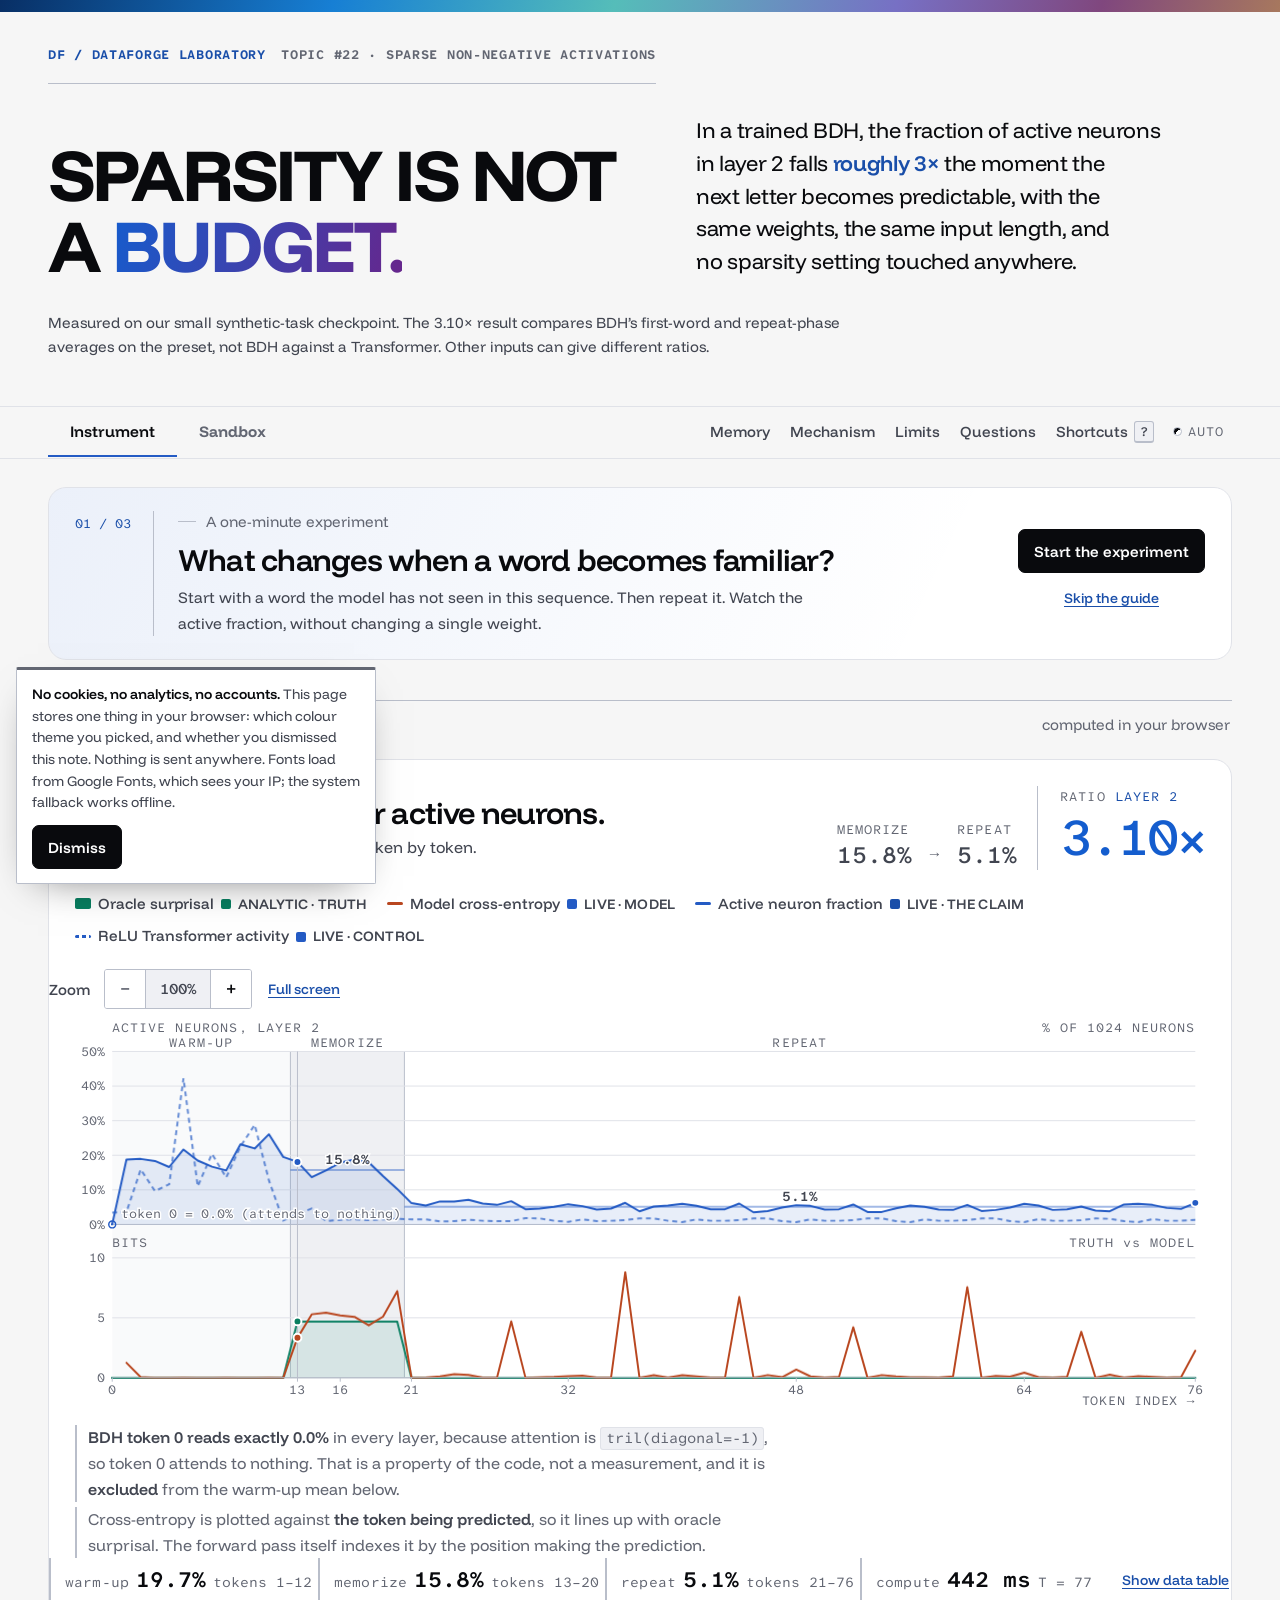
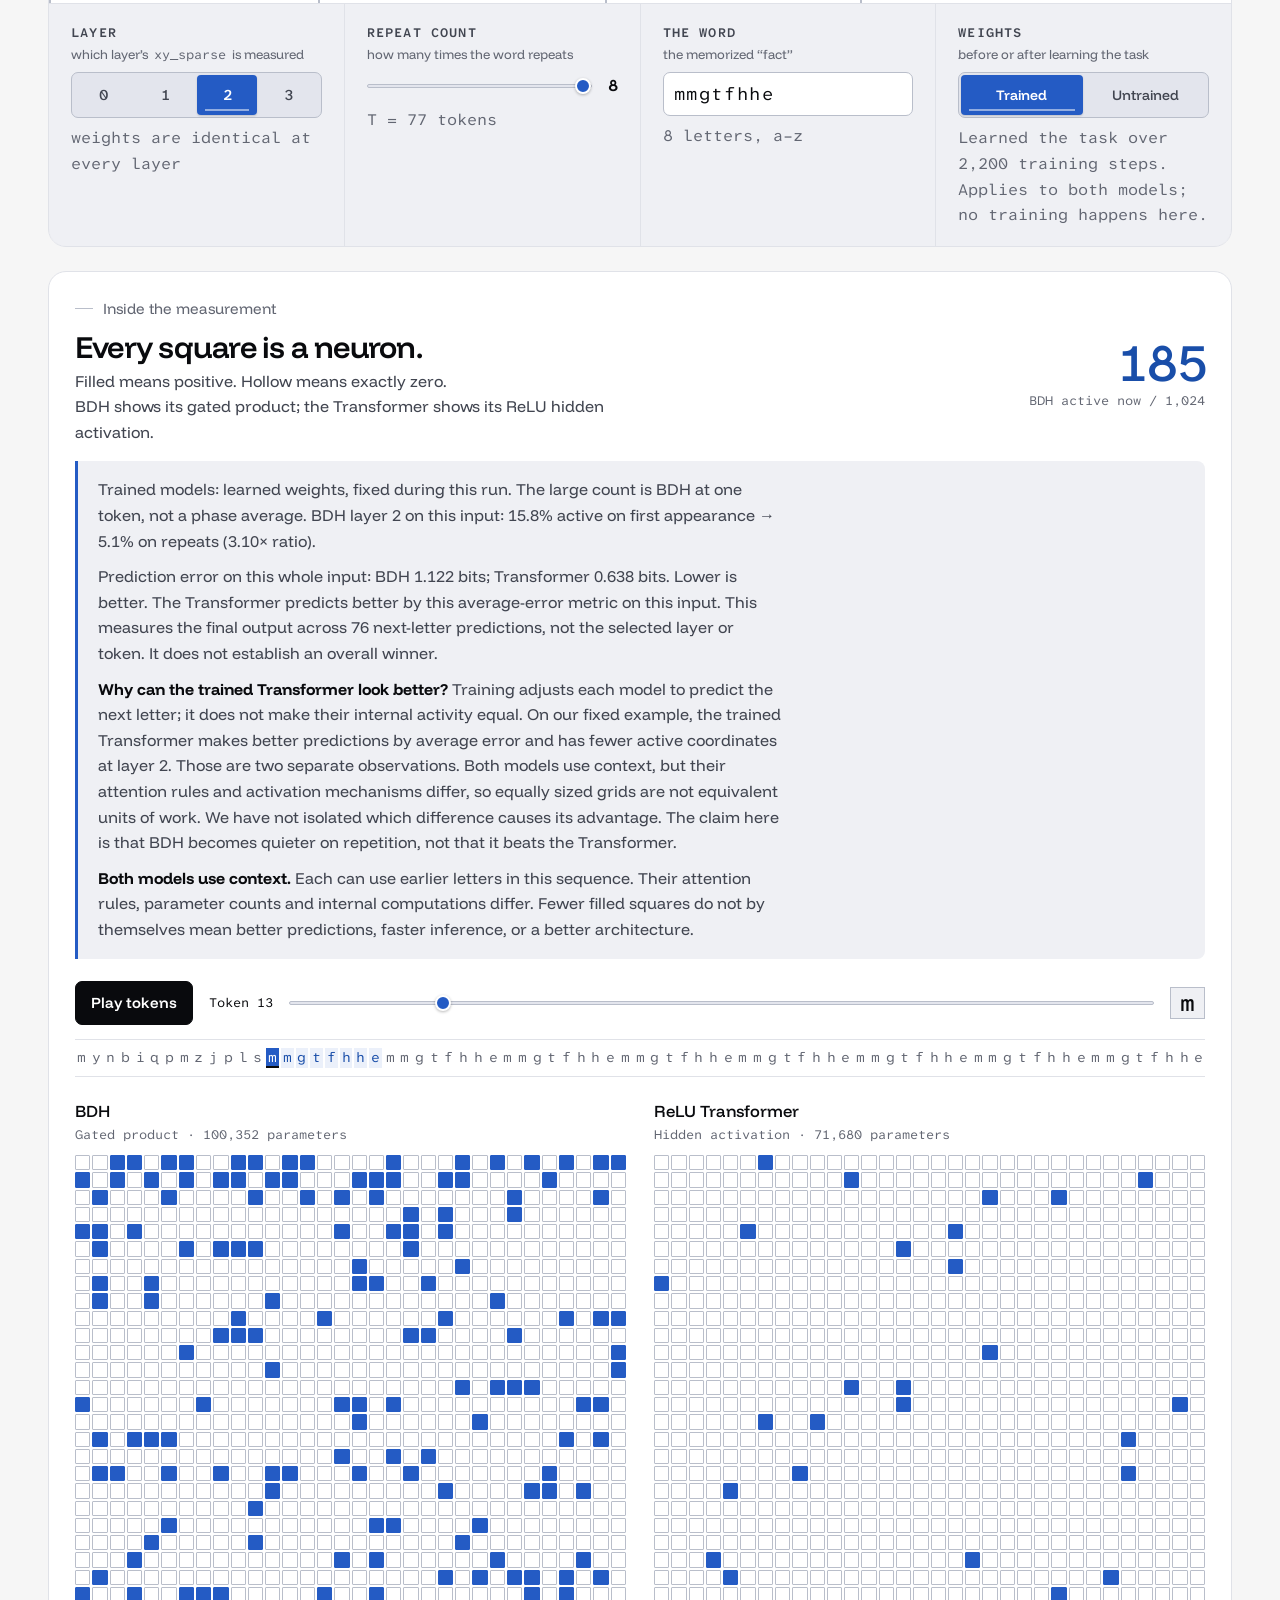
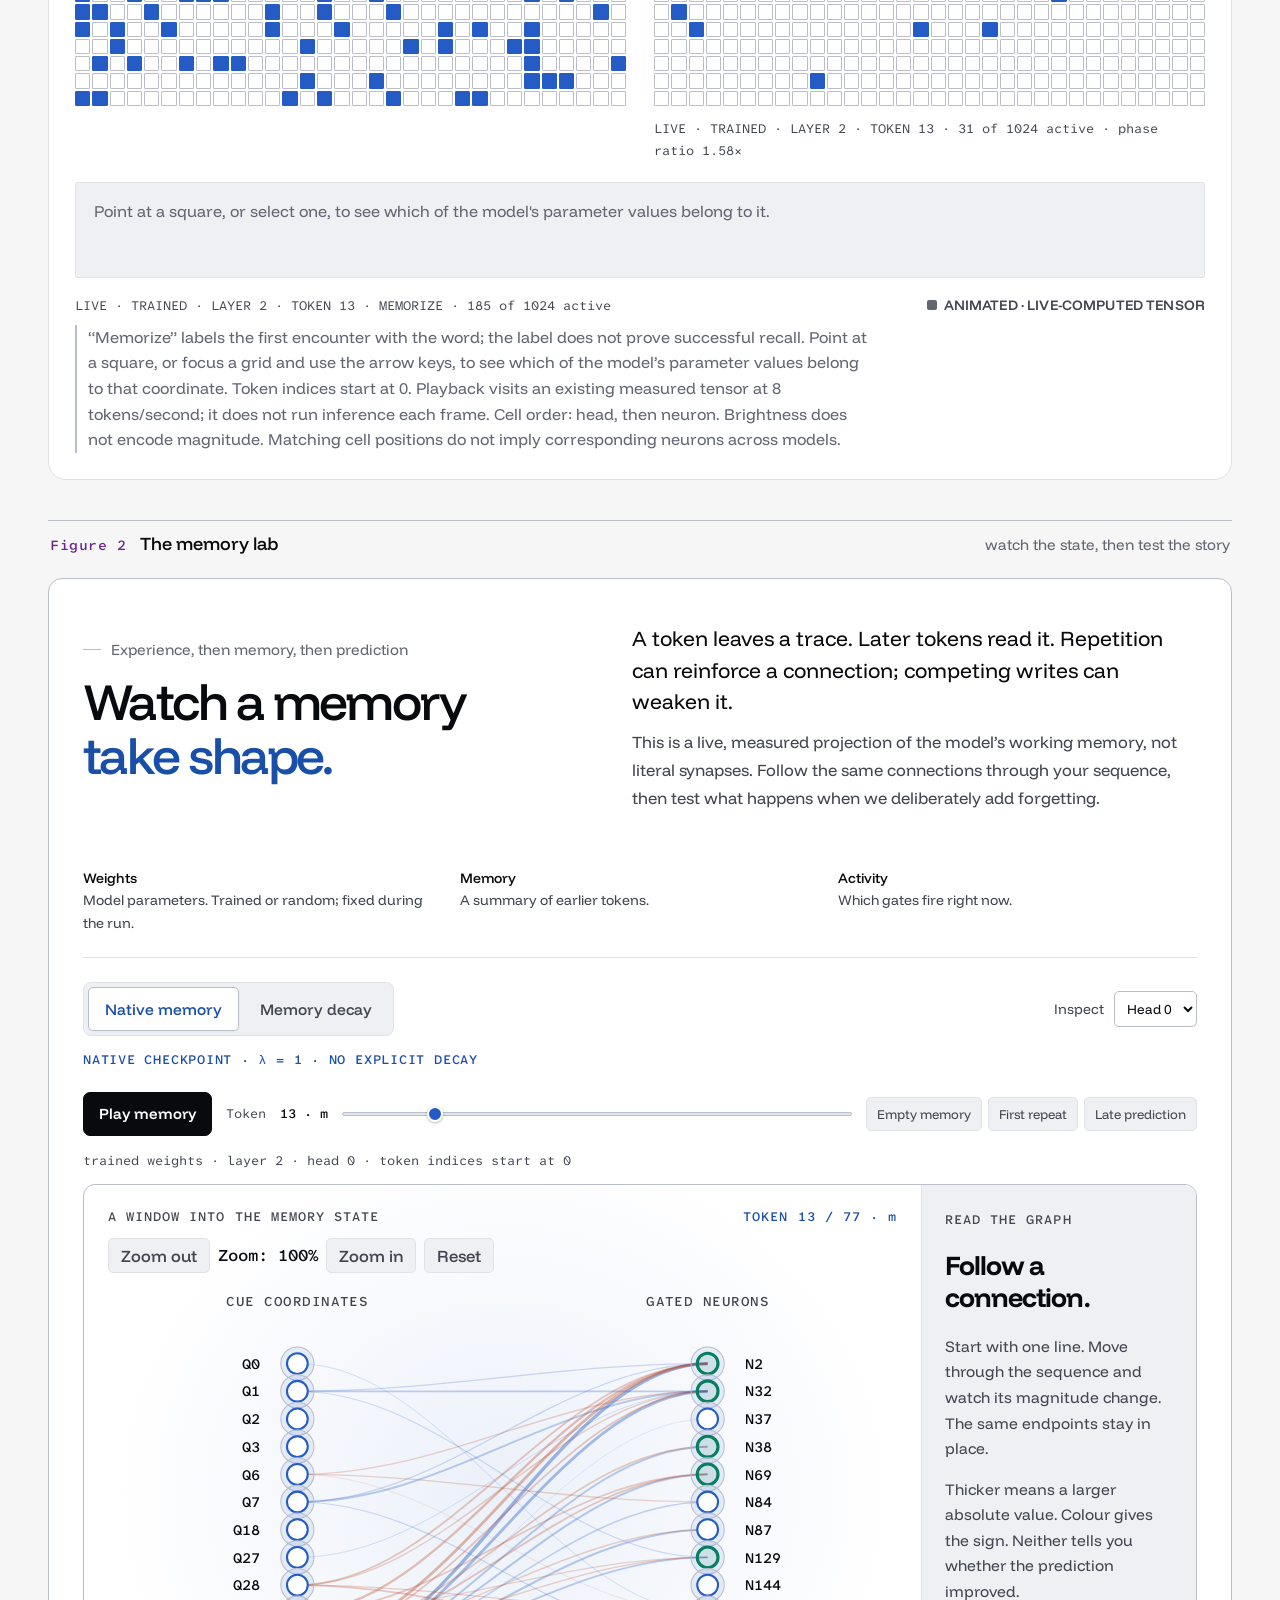
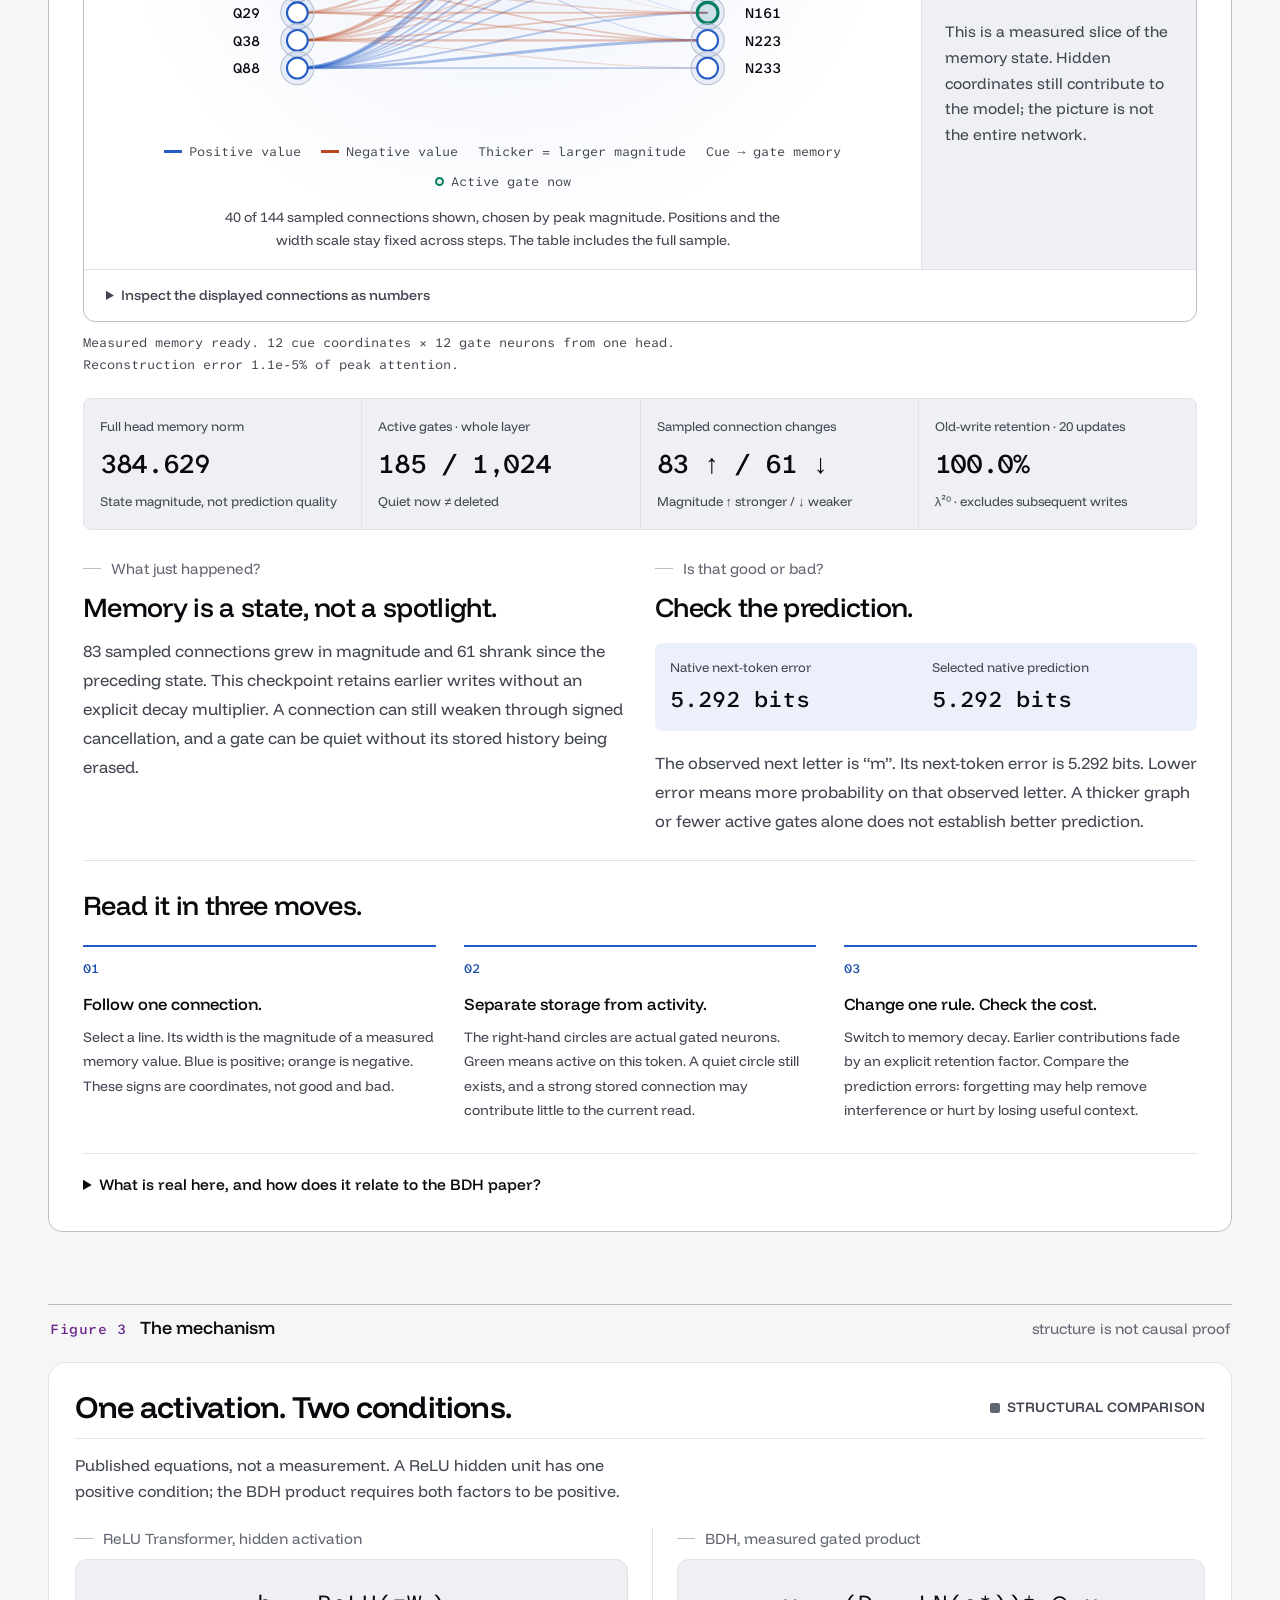
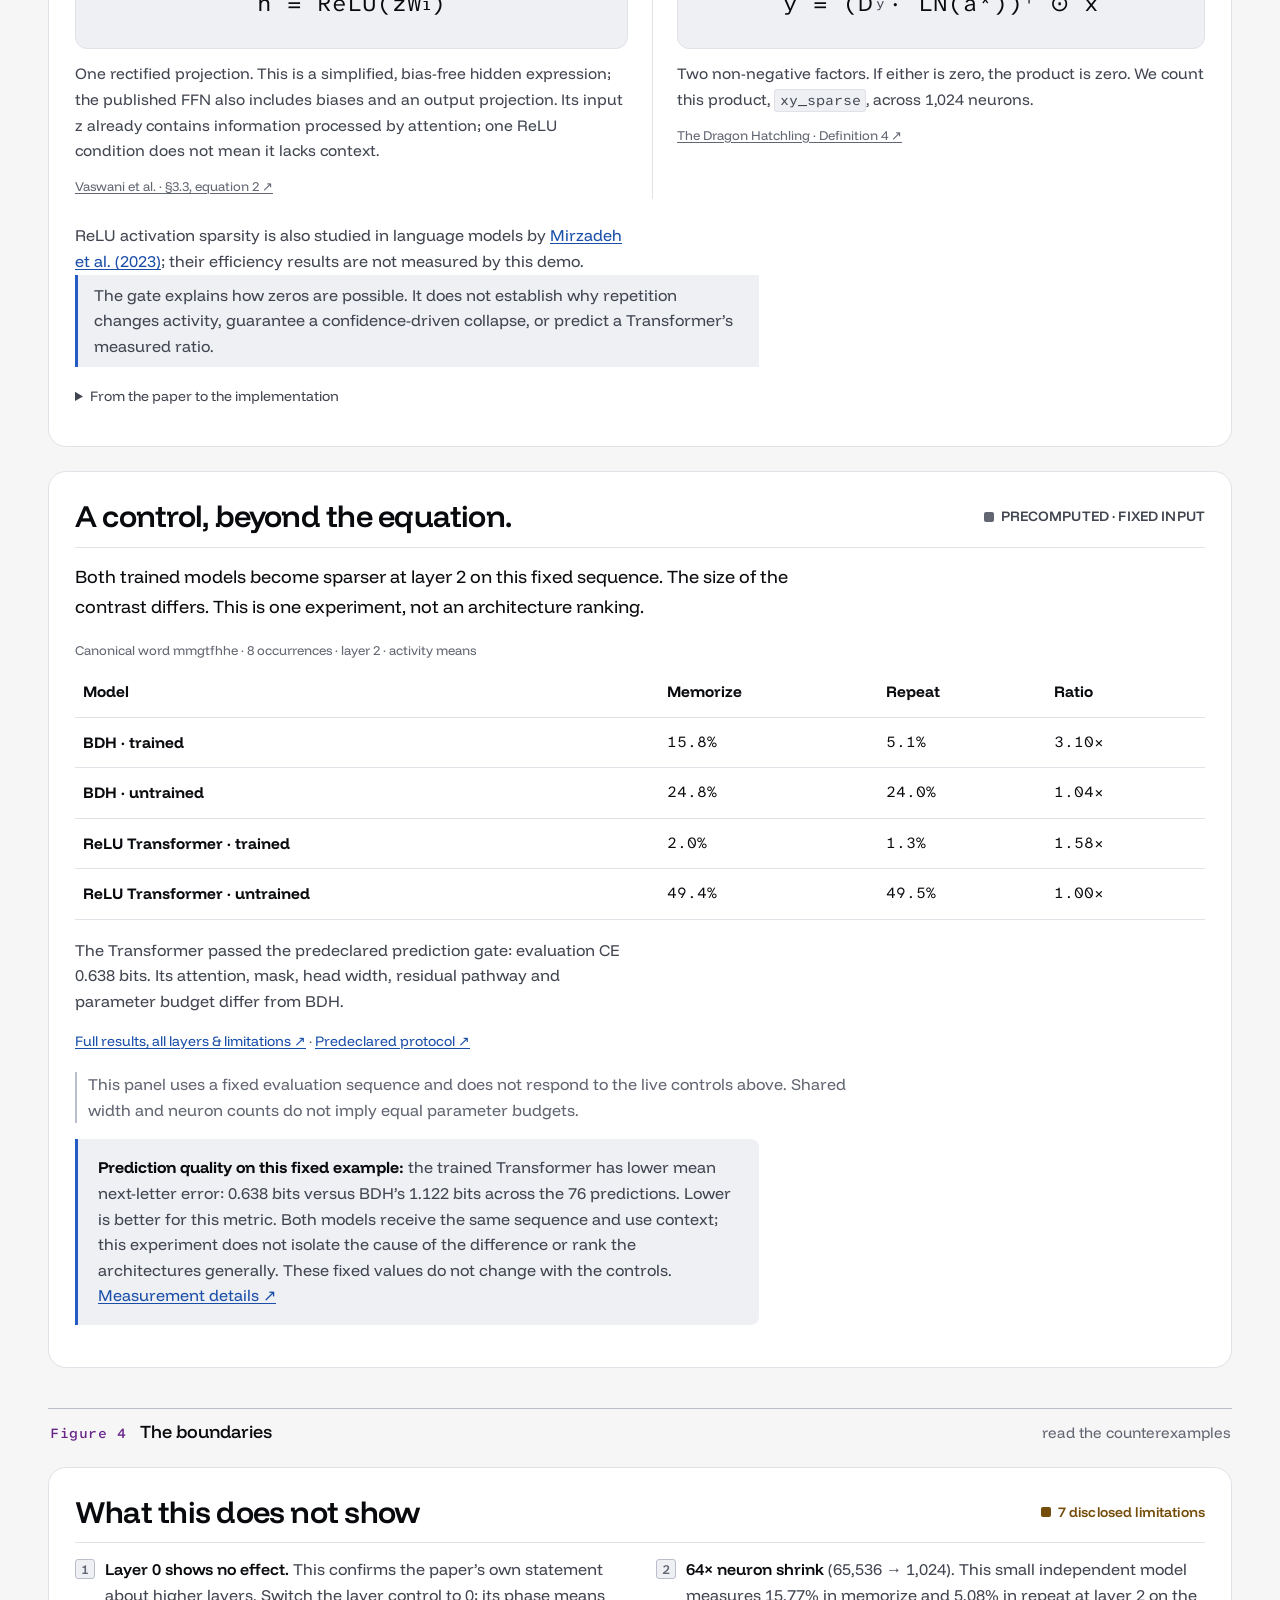
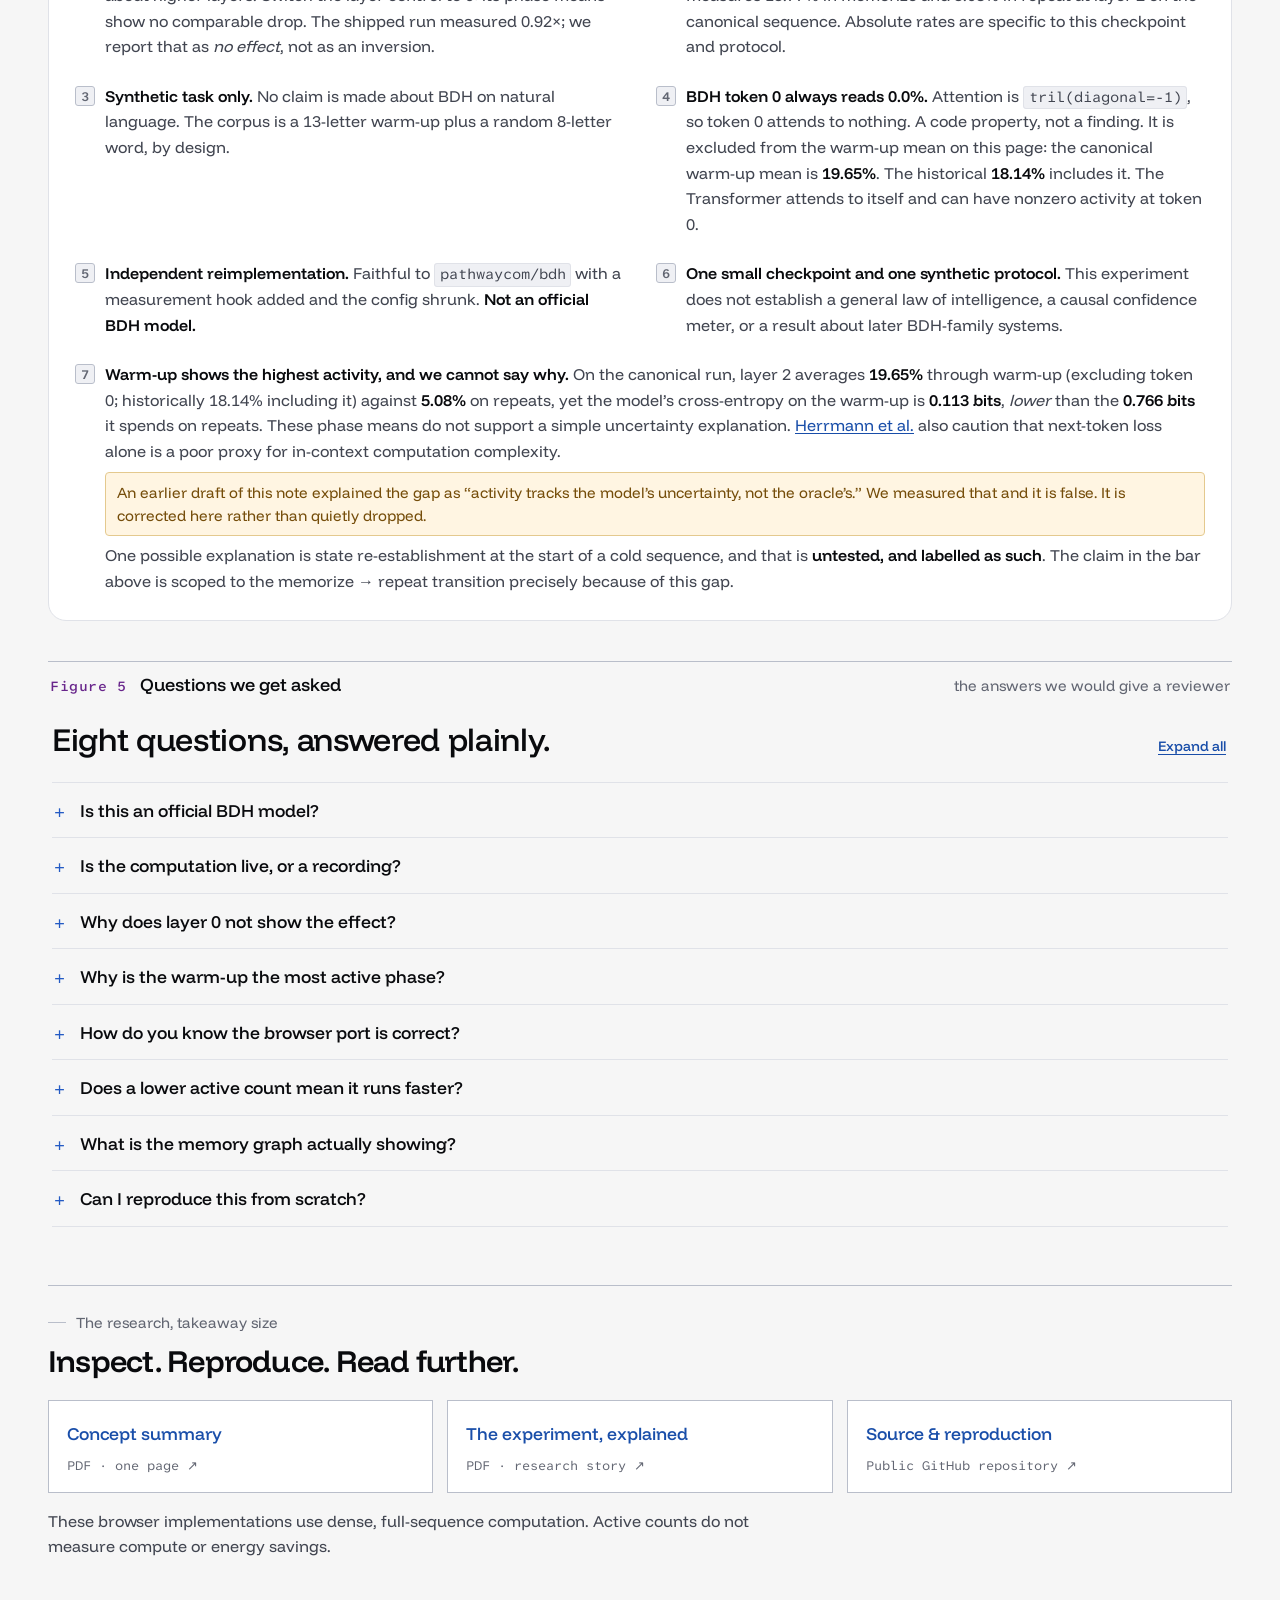
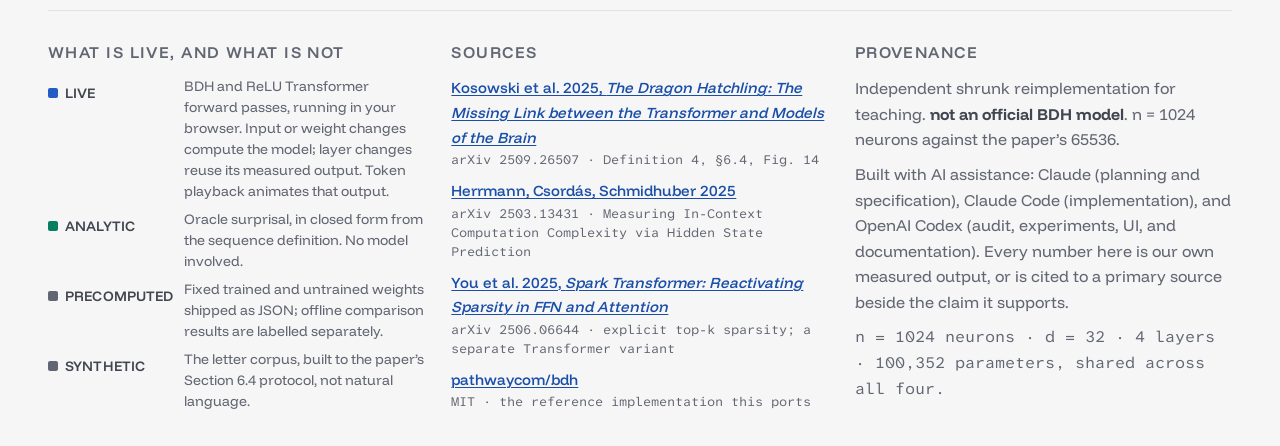
<file: repo/index.html>
<!doctype html>
<html lang="en">
  <head>
    <meta charset="utf-8" />
    <meta name="viewport" content="width=device-width, initial-scale=1" />
    <title>Sparsity Is Not a Budget</title>
    <link rel="icon" href="favicon.svg" type="image/svg+xml" />
    <meta
      name="description"
      content="An interactive instrument: watch a trained BDH's active-neuron count collapse when the next letter becomes predictable. Live forward pass, no backend."
    />
    <meta name="color-scheme" content="light dark" />
    <meta name="theme-color" content="#f6f6f6" />

    <!-- Link preview. og-preview.png is generated by scripts/build_og_image.py -->
    <meta property="og:type" content="website" />
    <meta property="og:site_name" content="DataForge laboratory" />
    <meta property="og:title" content="Sparsity Is Not a Budget" />
    <meta
      property="og:description"
      content="In a trained BDH, the fraction of active neurons in layer 2 falls roughly 3x the moment the next letter becomes predictable. Same weights, same input length, no sparsity setting touched."
    />
    <meta property="og:image" content="og-preview.png" />
    <meta property="og:image:width" content="1200" />
    <meta property="og:image:height" content="630" />
    <meta
      property="og:image:alt"
      content="Two plateaus on an activity curve: 15.77 percent while memorizing, 5.08 percent on repeats."
    />
    <meta name="twitter:card" content="summary_large_image" />
    <meta name="twitter:title" content="Sparsity Is Not a Budget" />
    <meta
      name="twitter:description"
      content="Change a real variable in a trained BDH and watch the active-neuron fraction react. Live in the browser, no sign-in."
    />
    <meta name="twitter:image" content="og-preview.png" />

    <link rel="preconnect" href="https://fonts.googleapis.com" />
    <link rel="preconnect" href="https://fonts.gstatic.com" crossorigin />
    <link
      rel="stylesheet"
      href="https://fonts.googleapis.com/css2?family=Atkinson+Hyperlegible+Mono:wght@400;500;600&amp;family=Funnel+Display:wght@400;500;600;700;800&amp;display=swap"
    />
    <link rel="stylesheet" href="style.css" />
    <link rel="stylesheet" href="graph-view.css" />
    <link rel="stylesheet" href="memory-lab.css" />
    <link rel="stylesheet" href="ui.css" />
  </head>
  <body>
    <a class="skip-link" href="#chartPanel">Skip to the instrument</a>

    <!-- ============================ 1. CLAIM BAR (sticky) ==================== -->
    <header class="claim" id="claimBar">
      <div class="claim__inner">
        <p class="claim__eyebrow">
          <span class="eyebrow__site">DF / DataForge laboratory</span>
          <span class="eyebrow__topic"
            >Topic&nbsp;#22 &middot; Sparse Non-Negative Activations</span
          >
        </p>
        <p class="hero-title">Sparsity is not<br />a <em>budget.</em></p>
        <h1 class="claim__text" id="claimText">
          In a trained BDH, the fraction of active neurons in layer&nbsp;2 falls
          <strong>roughly 3&times;</strong> the moment the next letter becomes
          predictable, with the same weights, the same input length, and no
          sparsity setting touched anywhere.
        </h1>
        <p class="claim-scope">Measured on our small synthetic-task checkpoint. The 3.10× result compares BDH’s first-word and repeat-phase averages on the preset, not BDH against a Transformer. Other inputs can give different ratios.</p>
      </div>
    </header>

    <nav class="tabs" aria-label="Instrument navigation">
      <div class="tabs__inner">
        <div class="tabs__modes" role="tablist" aria-label="Experiment mode">
          <button
            class="tab is-active"
            id="tabInstrument"
            role="tab"
            aria-selected="true"
            aria-controls="chartPanel"
            type="button"
          >
            Instrument
          </button>
          <button
            class="tab"
            id="tabSandbox"
            role="tab"
            aria-selected="false"
            aria-controls="chartPanel"
            type="button"
          >
            Sandbox
          </button>
        </div>
        <span class="tabs__spacer"></span>
        <button
          class="navmenu-btn"
          id="navMenuBtn"
          type="button"
          aria-expanded="false"
          aria-controls="navUtil"
        >
          <span class="navmenu-btn__bars" aria-hidden="true"></span>
          <span id="navMenuLabel">Sections</span>
        </button>
        <div class="tabs__util" id="navUtil">
          <a class="navlink" href="#memoryLab">Memory</a
          ><a class="navlink" href="#mechanism">Mechanism</a
          ><a class="navlink" href="#limits">Limits</a
          ><a class="navlink" href="#faq">Questions</a>
          <button
            class="iconbtn"
            id="shortcutsBtn"
            type="button"
            aria-haspopup="dialog"
            title="Keyboard shortcuts"
          >
            Shortcuts <kbd>?</kbd>
          </button>
          <button
            class="theme-toggle"
            id="themeToggle"
            type="button"
            aria-label="Switch colour theme"
            title="Switch colour theme"
          >
            <span class="theme-toggle__dot" aria-hidden="true"></span
            ><span id="themeToggleLabel">Auto</span>
          </button>
        </div>
      </div>
      <div class="scrollprogress" aria-hidden="true">
        <i id="scrollProgressBar"></i>
      </div>
    </nav>

    <main>
      <section class="guide" id="guide" aria-labelledby="guideTitle">
        <div class="guide__index" id="guideIndex">01 / 03</div>
        <div class="guide__body">
          <p class="kicker">A one-minute experiment</p>
          <h2 id="guideTitle">What changes when a word becomes familiar?</h2>
          <p id="guideCopy">
            Start with a word the model has not seen in this sequence. Then
            repeat it. Watch the active fraction, without changing a single
            weight.
          </p>
        </div>
        <div class="guide__actions">
          <button class="primary-btn" id="guideNext" type="button">
            Start the experiment</button
          ><button class="linkbtn" id="guideDismiss" type="button">
            Skip the guide
          </button>
        </div>
      </section>
      <div class="section-label" id="instrument">
        <b>Figure 1</b><span>The instrument</span
        ><em>computed in your browser</em>
      </div>

      <!-- ======================= SANDBOX OFF-DISTRIBUTION BANNER =============== -->
      <div class="offdist" id="offdistBanner" hidden>
        <span class="badge badge--warn">OFF-DISTRIBUTION</span>
        <p>
          This model was trained only on the synthetic protocol above. Behaviour
          here is <strong>not evidence for or against the claim.</strong>
        </p>
      </div>

      <!-- ============================ 2. MAIN CHART ============================ -->
      <section class="panel panel--chart" id="chartPanel">
        <div class="figure__head">
          <div class="figure__titles">
            <h2 class="figure__title">
              A familiar word. Fewer active neurons.
            </h2>
            <p class="figure__sub" id="figureSub">
              One cycle of the Section&nbsp;6.4 protocol, token by token.
            </p>
          </div>
          <div class="readout" id="readout">
            <div class="readout__item">
              <span class="readout__label">Memorize</span>
              <span class="readout__value" id="roMem">&middot;</span>
            </div>
            <div class="readout__arrow" aria-hidden="true">&rarr;</div>
            <div class="readout__item">
              <span class="readout__label">Repeat</span>
              <span class="readout__value" id="roRep">&middot;</span>
            </div>
            <div class="readout__item readout__item--hero">
              <span class="readout__label"
                >Ratio
                <span class="readout__layer" id="roLayerTag"
                  >layer 2</span
                ></span
              >
              <span class="readout__value readout__value--hero" id="roRatio"
                >&middot;</span
              >
            </div>
          </div>
        </div>

        <ul class="legend" id="legend">
          <li class="legend__item">
            <span
              class="legend__key legend__key--area"
              data-series="oracle"
              aria-hidden="true"
            ></span>
            <span class="legend__name">Oracle surprisal</span>
            <span class="badge badge--analytic">ANALYTIC &middot; TRUTH</span>
          </li>
          <li class="legend__item">
            <span
              class="legend__key"
              data-series="ce"
              aria-hidden="true"
            ></span>
            <span class="legend__name">Model cross-entropy</span>
            <span class="badge badge--live">LIVE &middot; MODEL</span>
          </li>
          <li class="legend__item">
            <span
              class="legend__key"
              data-series="act"
              aria-hidden="true"
            ></span>
            <span class="legend__name">Active neuron fraction</span>
            <span class="badge badge--claim">LIVE &middot; THE CLAIM</span>
          </li>
          <li class="legend__item">
            <span
              class="legend__key legend__key--dash"
              aria-hidden="true"
            ></span
            ><span class="legend__name">ReLU Transformer activity</span
            ><span class="badge badge--live">LIVE · CONTROL</span>
          </li>
        </ul>

        <div class="chart-tools">
          <span class="chart-tools__label" id="chartZoomLabel">Zoom</span>
          <div class="zoomer" role="group" aria-labelledby="chartZoomLabel">
            <button id="chartZoomOut" type="button" aria-label="Zoom out">
              &minus;
            </button>
            <output id="chartZoomLevel" for="chartZoomIn chartZoomOut"
              >100%</output
            >
            <button id="chartZoomIn" type="button" aria-label="Zoom in">
              +
            </button>
          </div>
          <button class="linkbtn" id="chartZoomReset" type="button" hidden>
            Reset
          </button>
          <button class="linkbtn" id="chartExpand" type="button">
            Full screen
          </button>
        </div>

        <figure class="chart" id="chartWrap">
          <div class="skeleton is-on" id="chartSkeleton" aria-hidden="true">
            <div class="skeleton__axis">
              <i></i><i></i><i></i><i></i><i></i>
            </div>
            <div class="skeleton__curve"></div>
            <div class="skeleton__axis skeleton__axis--short">
              <i></i><i></i><i></i>
            </div>
            <div class="skeleton__curve skeleton__curve--short"></div>
          </div>
          <div class="chart__status" id="chartStatus" role="status">
            <span class="spinner" aria-hidden="true"></span>
            <span id="chartStatusText"
              >Loading precomputed weights (1.4&nbsp;MB)&hellip;</span
            >
          </div>
          <svg
            id="chartSvg"
            role="img"
            tabindex="0"
            aria-label="Two stacked panels sharing one token axis. Top: BDH active neuron fraction as a solid line and ReLU Transformer activity as a dashed line at the selected layer. Bottom: oracle surprisal and model cross-entropy, both in bits."
          ></svg>
          <div class="tooltip" id="tooltip" hidden></div>
        </figure>

        <p class="chart__notes">
          <span class="note" id="noteTok0"
            ><b>BDH token&nbsp;0 reads exactly 0.0%</b> in every layer, because
            attention is <code>tril(diagonal=-1)</code>, so token&nbsp;0 attends
            to nothing. That is a property of the code, not a measurement, and
            it is <b>excluded</b> from the warm-up mean below.</span
          >
          <span class="note" id="noteAlign"
            >Cross-entropy is plotted against <b>the token being predicted</b>,
            so it lines up with oracle surprisal. The forward pass itself
            indexes it by the position making the prediction.</span
          >
        </p>

        <div class="phasemeans">
          <div class="phasemeans__row" id="phaseMeansRow"></div>
          <button
            class="linkbtn"
            id="tableToggle"
            type="button"
            aria-expanded="false"
            aria-controls="tableView"
          >
            Show data table
          </button>
        </div>

        <div class="tablewrap" id="tableView" hidden>
          <table class="datatable">
            <caption>
              Measured fractions/counts and prediction values, per token.
              <span class="badge badge--live">LIVE</span>
            </caption>
            <thead>
              <tr>
                <th scope="col">Token</th>
                <th scope="col">Letter</th>
                <th scope="col">Phase</th>
                <th scope="col">Active</th>
                <th scope="col">BDH / 1024</th>
                <th scope="col">Transformer / 1024</th>
                <th scope="col">Model CE</th>
                <th scope="col">Oracle</th>
              </tr>
            </thead>
            <tbody id="tableBody"></tbody>
          </table>
        </div>

        <!-- ========================== 3. FOUR CONTROLS ========================= -->
        <div class="controls" id="controls">
          <div class="control" id="ctrlLayer">
            <span class="control__label" id="layerLabel"
              >Layer
              <span class="control__hint"
                >which layer&rsquo;s <code>xy_sparse</code> is measured</span
              >
            </span>
            <div
              class="segmented"
              role="radiogroup"
              aria-labelledby="layerLabel"
              id="layerSeg"
            >
              <button
                role="radio"
                aria-checked="false"
                data-layer="0"
                type="button"
              >
                0
              </button>
              <button
                role="radio"
                aria-checked="false"
                data-layer="1"
                type="button"
              >
                1
              </button>
              <button
                role="radio"
                aria-checked="true"
                data-layer="2"
                type="button"
                class="is-active"
              >
                2
              </button>
              <button
                role="radio"
                aria-checked="false"
                data-layer="3"
                type="button"
              >
                3
              </button>
            </div>
            <p class="control__meta" id="layerMeta">
              layer 0 is where the claim fails
            </p>
          </div>

          <div class="control" id="ctrlRepeats">
            <label class="control__label" for="repeatSlider"
              >Repeat count
              <span class="control__hint">how many times the word repeats</span>
            </label>
            <div class="slider">
              <input
                type="range"
                id="repeatSlider"
                min="1"
                max="8"
                step="1"
                value="8"
              />
              <output class="slider__out" id="repeatOut" for="repeatSlider"
                >8</output
              >
            </div>
            <p class="control__meta" id="repeatMeta">T = 77 tokens</p>
          </div>

          <div class="control" id="ctrlWord">
            <label class="control__label" for="wordInput"
              >The word
              <span class="control__hint"
                >the memorized &ldquo;fact&rdquo;</span
              >
            </label>
            <input
              type="text"
              id="wordInput"
              value="mmgtfhhe"
              maxlength="8"
              spellcheck="false"
              autocapitalize="off"
              autocomplete="off"
              autocorrect="off"
              aria-describedby="wordMsg"
            />
            <p class="control__meta" id="wordMsg">8 letters, a&ndash;z</p>
          </div>

          <div class="control" id="ctrlWeights">
            <span class="control__label" id="weightsLabel"
              >Weights
              <span class="control__hint">before or after learning the task</span>
            </span>
            <div
              class="segmented segmented--wide"
              role="radiogroup"
              aria-labelledby="weightsLabel"
              id="weightsSeg"
            >
              <button
                role="radio"
                aria-checked="true"
                data-weights="trained"
                type="button"
                class="is-active"
              >
                Trained
              </button>
              <button
                role="radio"
                aria-checked="false"
                data-weights="untrained"
                type="button"
              >
                Untrained
              </button>
            </div>
            <p class="control__meta" id="weightsMeta">
              Learned the task over 2,200 training steps. Applies to both models; no training happens here.
            </p>
          </div>
        </div>

        <div class="control control--sandbox" id="sandboxControl" hidden>
          <label class="control__label" for="sandboxInput"
            >Your letters
            <span class="control__hint">anything a&ndash;z, up to 96</span>
          </label>
          <input
            type="text"
            id="sandboxInput"
            value="thequickbrownfoxjumpsoverthelazydog"
            maxlength="96"
            spellcheck="false"
            autocapitalize="off"
            autocomplete="off"
            autocorrect="off"
            aria-describedby="sandboxMsg"
          />
          <p class="control__meta" id="sandboxMsg">35 letters</p>
        </div>
      </section>

      <section class="panel neuron-panel" aria-labelledby="neuronTitle">
        <div class="neuron-intro">
          <div>
            <p class="kicker">Inside the measurement</p>
            <h2 id="neuronTitle">Every square is a neuron.</h2>
            <p class="figure__sub">
              Filled means positive. Hollow means exactly zero.<br />BDH shows
              its gated product; the Transformer shows its ReLU hidden activation.
            </p>
          </div>
          <div class="neuron-stat">
            <strong id="neuronCount">·</strong><span>BDH active now / 1,024</span>
          </div>
        </div>
        <div class="reading-note" aria-label="How to interpret the grids">
          <p id="gridPhaseExplanation">Waiting for the selected model and input.</p>
          <p id="gridQualityExplanation">Prediction quality will be compared when both models are ready.</p>
          <p id="gridTrainingExplanation"><b>Why can the trained Transformer look better?</b>
            Training adjusts each model to predict the next letter; it does not
            make their internal activity equal. On our fixed example, the trained
            Transformer makes better predictions by average error and has fewer
            active coordinates at layer 2. Those are two separate observations.
            Both models use context, but their attention rules and activation
            mechanisms differ, so equally sized grids are not equivalent units of
            work. We have not isolated which difference causes its advantage.
            The claim here is that BDH becomes quieter on repetition, not that it
            beats the Transformer.</p>
          <p><b>Both models use context.</b> Each can use earlier letters in this sequence. Their attention rules, parameter counts and internal computations differ. Fewer filled squares do not by themselves mean better predictions, faster inference, or a better architecture.</p>
        </div>
        <div class="token-controls">
          <button class="primary-btn" id="playTokens" type="button" disabled>
            Play tokens</button
          ><label for="tokenSlider"
            >Token <output id="tokenOut">0</output></label
          ><input
            type="range"
            id="tokenSlider"
            min="0"
            max="76"
            value="13"
            disabled
            aria-describedby="gridStatus"
          /><span class="token-letter" id="tokenLetter">·</span>
        </div>
        <div
          class="token-strip"
          id="tokenStrip"
          aria-label="Sequence of letters; use the token slider to select"
        ></div>
        <div class="dual-grids">
          <div>
            <div class="grid-model-label">
              <b>BDH</b><span>Gated product · 100,352 parameters</span>
            </div>
            <div
              class="neuron-grid"
              id="neuronGrid"
              role="img"
              aria-label="Neuron measurement loading"
            ></div>
          </div>
          <div>
            <div class="grid-model-label">
              <b>ReLU Transformer</b
              ><span>Hidden activation · 71,680 parameters</span>
            </div>
            <div
              class="neuron-grid"
              id="transformerGrid"
              role="img"
              aria-label="Transformer measurement loading"
            ></div>
            <p class="transformer-live-stat" id="transformerLiveStat">
              Loading independent control…
            </p>
            <button class="linkbtn" id="retryTransformer" type="button" hidden>
              Retry
            </button>
          </div>
        </div>
        <div class="cellinspect" id="cellInspect" role="region" aria-live="polite" aria-label="Selected coordinate">
          <p class="cellinspect__empty" id="cellInspectEmpty">
            Point at a square, or select one, to see which of the model's
            parameter values belong to it.
          </p>
          <div class="cellinspect__body" id="cellInspectBody" hidden>
            <div class="cellinspect__head">
              <h3 id="cellInspectTitle">Neuron</h3>
              <span class="cellinspect__state" id="cellInspectState"></span>
              <button
                class="linkbtn"
                id="cellInspectClear"
                type="button"
                hidden
              >
                Clear selection
              </button>
            </div>
            <p class="cellinspect__where" id="cellInspectWhere"></p>
            <dl class="cellinspect__value">
              <div>
                <dt id="cellInspectValueLabel">Measured value</dt>
                <dd id="cellInspectValue"></dd>
              </div>
              <div>
                <dt>Parameters owned</dt>
                <dd id="cellInspectOwned"></dd>
              </div>
            </dl>
            <table class="cellinspect__params">
              <caption id="cellInspectCaption"></caption>
              <thead>
                <tr>
                  <th scope="col">Symbol</th>
                  <th scope="col">Where it lives</th>
                  <th scope="col">Values</th>
                  <th scope="col">L2 norm</th>
                  <th scope="col">Range</th>
                </tr>
              </thead>
              <tbody id="cellInspectRows"></tbody>
            </table>
            <p class="cellinspect__note" id="cellInspectNote"></p>
          </div>
        </div>

        <div class="grid-caption">
          <p id="gridStatus" role="status">
            Waiting for the live forward pass.
          </p>
          <span class="badge badge--pre">ANIMATED · LIVE-COMPUTED TENSOR</span>
        </div>
        <p class="note">
          “Memorize” labels the first encounter with the word; the label does
          not prove successful recall. Point at a square, or focus a grid and
          use the arrow keys, to see which of the model&rsquo;s parameter values
          belong to that coordinate. Token indices start at 0. Playback visits
          an existing measured tensor at 8 tokens/second; it does not run
          inference each frame. Cell order: head, then neuron. Brightness does
          not encode magnitude. Matching cell positions do not imply
          corresponding neurons across models.
        </p>
      </section>
      <div class="section-label">
        <b>Figure 2</b><span>The memory lab</span
        ><em>watch the state, then test the story</em>
      </div>
      <section
        class="memory-lab"
        id="memoryLab"
        aria-labelledby="memoryTitle"
        data-memory-mode="native"
      >
        <div class="memory-lab__intro">
          <div>
            <p class="kicker">Experience, then memory, then prediction</p>
            <h2 id="memoryTitle">Watch a memory<br /><em>take shape.</em></h2>
          </div>
          <div>
            <p class="memory-lab__lead">
              A token leaves a trace. Later tokens read it. Repetition can
              reinforce a connection; competing writes can weaken it.
            </p>
            <p>
              This is a live, measured projection of the model’s working
              memory, not literal synapses. Follow the same connections through
              your sequence, then test what happens when we deliberately add
              forgetting.
            </p>
          </div>
        </div>
        <div class="memory-lab__definitions">
          <span><b>Weights</b> Model parameters. Trained or random; fixed during the run.</span
          ><span><b>Memory</b> A summary of earlier tokens.</span
          ><span><b>Activity</b> Which gates fire right now.</span>
        </div>
        <div class="memory-lab__controls">
          <div
            class="memory-lab__mode"
            role="group"
            aria-label="Memory update experiment"
          >
            <button id="memoryModeNative" type="button" aria-pressed="true">
              Native memory</button
            ><button id="memoryModeDecay" type="button" aria-pressed="false">
              Memory decay
            </button>
          </div>
          <label class="memory-lab__head" for="memoryHead"
            >Inspect
            <select id="memoryHead">
              <option value="0">Head 0</option>
            </select></label
          >
        </div>
        <div id="memoryDecayControls" class="memory-lab__decay" hidden>
          <label for="memoryDecay"
            >Retain each step
            <output id="memoryDecayOut" for="memoryDecay">0.96</output></label
          >
          <input
            id="memoryDecay"
            type="range"
            min="0.80"
            max="1"
            value="0.96"
            step="0.01"
            aria-describedby="memoryHalfLife"
          />
          <p id="memoryHalfLife">
            An old write retains half its magnitude after about 17 further
            updates, before accounting for new writes.
          </p>
        </div>
        <div class="memory-lab__mode-note" id="memoryModeNote">
          NATIVE CHECKPOINT · λ = 1 · NO EXPLICIT DECAY
        </div>
        <div class="memory-lab__player">
          <button class="primary-btn" id="memoryPlay" type="button" disabled>
            Play memory
          </button>
          <label for="memoryToken"
            >Token
            <output id="memoryTokenOut" for="memoryToken">·</output></label
          >
          <input
            id="memoryToken"
            type="range"
            min="0"
            max="76"
            value="13"
            disabled
          />
          <div class="memory-lab__milestones">
            <button id="memoryStart" type="button" disabled>Empty memory</button
            ><button id="memoryRepeat" type="button" disabled>
              First repeat</button
            ><button id="memoryLate" type="button" disabled>
              Late prediction
            </button>
          </div>
        </div>
        <p class="memory-lab__context" id="memoryContext">
          Same input, weights and layer as the instrument above.
        </p>
        <div id="memoryGraph" hidden></div>
        <p class="memory-lab__status" id="memoryStatus" role="status">
          Waiting for the live model…
        </p>
        <div class="memory-lab__metrics">
          <div>
            <span>Full head memory norm</span><strong id="memoryNorm">·</strong
            ><small>State magnitude, not prediction quality</small>
          </div>
          <div>
            <span>Active gates · whole layer</span
            ><strong id="memoryActive">·</strong
            ><small>Quiet now ≠ deleted</small>
          </div>
          <div>
            <span>Sampled connection changes</span
            ><strong id="memoryChanges">·</strong
            ><small>Magnitude ↑ stronger / ↓ weaker</small>
          </div>
          <div>
            <span>Old-write retention · 20 updates</span
            ><strong id="memoryRetention">100%</strong
            ><small>λ²⁰ · excludes subsequent writes</small>
          </div>
        </div>
        <div class="memory-lab__interpret">
          <article>
            <p class="kicker">What just happened?</p>
            <h3 id="memoryStoryTitle">Memory is a state, not a spotlight.</h3>
            <p id="memoryInterpretation">
              The interpretation will update with the measured memory state.
            </p>
          </article>
          <article>
            <p class="kicker">Is that good or bad?</p>
            <h3>Check the prediction.</h3>
            <div class="memory-lab__ce">
              <div>
                <span>Native next-token error</span
                ><strong id="memoryNativeCE">·</strong>
              </div>
              <div>
                <span id="memoryCELabel">Selected native prediction</span
                ><strong id="memoryCE">·</strong>
              </div>
            </div>
            <p id="memoryVerdict">
              Lower next-token error means more probability on the observed next
              letter. Stronger connections alone do not tell us whether the
              answer improved.
            </p>
          </article>
        </div>
        <div class="memory-lab__reading" aria-labelledby="memoryReadingTitle">
          <h3 id="memoryReadingTitle">Read it in three moves.</h3>
          <ol>
            <li>
              <b>Follow one connection.</b
              ><span
                >Select a line. Its width is the magnitude of a measured memory
                value. Blue is positive; orange is negative. These signs are
                coordinates, not good and bad.</span
              >
            </li>
            <li>
              <b>Separate storage from activity.</b
              ><span
                >The right-hand circles are actual gated neurons. Green means
                active on this token. A quiet circle still exists, and a strong
                stored connection may contribute little to the current
                read.</span
              >
            </li>
            <li>
              <b>Change one rule. Check the cost.</b
              ><span
                >Switch to memory decay. Earlier contributions fade by an
                explicit retention factor. Compare the prediction errors:
                forgetting may help remove interference or hurt by losing useful
                context.</span
              >
            </li>
          </ol>
        </div>
        <details class="memory-lab__science">
          <summary>
            What is real here, and how does it relate to the BDH paper?
          </summary>
          <p>
            The paper develops a graph view of sparse neurons and synaptic
            memory. This visualisation is a
            <strong
              >measured, signed projection of the executable model’s attention
              memory</strong
            >, not a literal reproduction of the paper’s biological graph.
            Left-hand nodes are RoPE cue coordinates; right-hand nodes are
            selected gated neurons. Neither is assigned an invented word or
            concept.
          </p>
          <p>
            For one head, the native state is M<sub>t</sub> = Σ<sub>s&lt;t</sub>
            q<sub>s</sub> ⊗ v<sub>s</sub>. We display B<sub>t</sub> =
            M<sub>t</sub>C, where C is the centred gate projection. The complete
            query-weighted sum of B, divided by the attention LayerNorm standard
            deviation, reconstructs the gate preactivation. The graph shows
            memory <em>before</em> the selected token writes. Its edge inspector
            also reports the post-write value.
          </p>
          <p>
            Twelve cue coordinates and twelve gate neurons are selected by their
            peak native activity over this sequence. The 40 displayed
            connections are selected by peak native memory magnitude; all 144
            sampled connections remain in the table. Selection stays fixed
            during playback and the decay comparison. Omitted coordinates still
            participate in full inference. Widths share a fixed scale across the
            sequence and both computed settings.
          </p>
          <p>
            <strong
              >The checkpoint has no explicit exponential memory decay.</strong
            >
            In native mode, a smaller projected value can reflect signed
            cancellation; a smaller query read can reflect changed cues or
            positional phase. Neither proves semantic forgetting. “Try memory
            decay” changes the recurrence to M<sub>t+1</sub> = λM<sub>t</sub> +
            q<sub>t</sub> ⊗ v<sub>t</sub> and reruns the full model, across
            every head and layer, with unchanged weights. This optional
            experiment does not alter the baseline instrument or its published
            results.
          </p>
          <p>
            Error here is scored on the letter <em>after</em> the selected
            token. The main instrument aligns error to the target token instead,
            so compare this panel at t with the main error at t + 1. The final
            token has no observed successor. The memory norm is the Frobenius
            norm of the full, unprojected head state; the connection-change
            counts refer only to the sampled 144 edges.
          </p>
          <p class="src">
            <a href="https://arxiv.org/abs/2509.26507" target="_blank" rel="noopener noreferrer"
              >The Dragon Hatchling paper ↗</a
            >
            ·
            <a href="https://github.com/pathwaycom/bdh" target="_blank" rel="noopener noreferrer"
              >Official implementation ↗</a
            >
            ·
            <a href="docs/memory-explainer.md" target="_blank" rel="noopener noreferrer">Derivation and verification ↗</a>
          </p>
        </details>
      </section>
      <div class="section-label" id="mechanism">
        <b>Figure 3</b><span>The mechanism</span
        ><em>structure is not causal proof</em>
      </div>
      <section class="panel panel--mech">
        <div class="panel__head">
          <h2>One activation. Two conditions.</h2>
          <span class="badge badge--source">STRUCTURAL COMPARISON</span>
        </div>
        <p class="figure__sub">
          Published equations, not a measurement. A ReLU hidden unit has one
          positive condition; the BDH product requires both factors to be
          positive.
        </p>
        <div class="equation-grid">
          <article>
            <p class="kicker">ReLU Transformer, hidden activation</p>
            <div
              class="eq"
              role="math"
              aria-label="h equals ReLU of z times W one"
            >
              h = ReLU(zW₁)
            </div>
            <p>
              One rectified projection. This is a simplified, bias-free hidden
              expression; the published FFN also includes biases and an output
              projection. Its input z already contains information processed by
              attention; one ReLU condition does not mean it lacks context.
            </p>
            <a class="src" href="https://arxiv.org/html/1706.03762v7#S3.SS3" target="_blank" rel="noopener noreferrer"
              >Vaswani et al. · §3.3, equation 2 ↗</a
            >
          </article>
          <article>
            <p class="kicker">BDH, measured gated product</p>
            <div
              class="eq"
              role="math"
              aria-label="y equals positive part of D sub y times layer norm of a star, multiplied elementwise by x"
            >
              y = (D<sub>y</sub> · LN(a*))⁺ ⊙ x
            </div>
            <p>
              Two non-negative factors. If either is zero, the product is zero.
              We count this product, <code>xy_sparse</code>, across 1,024
              neurons.
            </p>
            <a class="src" href="https://arxiv.org/html/2509.26507v1#S3.SS2" target="_blank" rel="noopener noreferrer"
              >The Dragon Hatchling · Definition 4 ↗</a
            >
          </article>
        </div>
        <p class="figure__sub">
          ReLU activation sparsity is also studied in language models by
          <a href="https://arxiv.org/abs/2310.04564" target="_blank" rel="noopener noreferrer">Mirzadeh et al. (2023)</a>;
          their efficiency results are not measured by this demo.
        </p>
        <p class="mechanism-note">
          The gate explains how zeros are possible. It does not establish why
          repetition changes activity, guarantee a confidence-driven collapse,
          or predict a Transformer’s measured ratio.
        </p>
        <details>
          <summary>From the paper to the implementation</summary>
          <p>
            D<sub>x</sub> = <code>encoder</code>; D<sub>y</sub> =
            <code>encoder_v</code>; E = <code>decoder</code>; measured y =
            <code>xy_sparse</code>. All four layers share weights. Their inputs
            differ because earlier layers transform the residual stream.
          </p>
        </details>
      </section>
      <section
        class="panel comparison-panel"
        id="comparisonPanel"
        aria-labelledby="comparisonTitle"
      >
        <div class="panel__head">
          <h2 id="comparisonTitle">A control, beyond the equation.</h2>
          <span class="badge badge--pre">PRECOMPUTED · FIXED INPUT</span>
        </div>
        <p id="comparisonStatus">
          Loading the fixed-sequence offline measurements…
        </p>
        <div id="comparisonResults"></div>
        <p class="note">
          This panel uses a fixed evaluation sequence and does not respond to
          the live controls above. Shared width and neuron counts do not imply
          equal parameter budgets.
        </p>
        <p class="reading-note"><b>Prediction quality on this fixed example:</b>
          the trained Transformer has lower mean next-letter error: 0.638 bits
          versus BDH’s 1.122 bits across the 76 predictions. Lower is better for
          this metric. Both models receive the same sequence and use context;
          this experiment does not isolate the cause of the difference or rank
          the architectures generally. These fixed values do not change with
          the controls. <a href="docs/transformer-results.md" target="_blank" rel="noopener noreferrer">Measurement details ↗</a></p>
      </section>
      <div class="section-label" id="limits">
        <b>Figure 4</b><span>The boundaries</span
        ><em>read the counterexamples</em>
      </div>
      <!-- ========================== 5. HONESTY PANEL =========================== -->
      <section class="panel panel--honesty">
        <div class="panel__head">
          <h2>What this does not show</h2>
          <span class="badge badge--warn">7 disclosed limitations</span>
        </div>
        <ol class="honesty">
          <li>
            <b>Layer 0 shows no effect.</b> This confirms the paper&rsquo;s
            own statement about higher layers. Switch the layer control to 0:
            its phase means show no comparable drop. The shipped run measured
            0.92&times;; we report that as <em>no effect</em>, not as an
            inversion.
          </li>
          <li>
            <b>64&times; neuron shrink</b> (65,536 &rarr; 1,024). This small
            independent model measures 15.77% in memorize and 5.08% in repeat at
            layer 2 on the canonical sequence. Absolute rates are specific to
            this checkpoint and protocol.
          </li>
          <li>
            <b>Synthetic task only.</b> No claim is made about BDH on
            natural language. The corpus is a 13-letter warm-up plus a random
            8-letter word, by design.
          </li>
          <li>
            <b>BDH token 0 always reads 0.0%.</b> Attention is
            <code>tril(diagonal=-1)</code>, so token 0 attends to nothing. A
            code property, not a finding. It is excluded from the warm-up mean
            on this page: the canonical warm-up mean is <b>19.65%</b>. The
            historical <b>18.14%</b> includes it. The Transformer attends to
            itself and can have nonzero activity at token 0.
          </li>
          <li>
            <b>Independent reimplementation.</b> Faithful to
            <code>pathwaycom/bdh</code> with a measurement hook added and the
            config shrunk. <b>Not an official BDH model.</b>
          </li>
          <li>
            <b>One small checkpoint and one synthetic protocol.</b> This
            experiment does not establish a general law of intelligence, a
            causal confidence meter, or a result about later BDH-family systems.
          </li>
          <li>
            <b>Warm-up shows the highest activity, and we cannot say why.</b> On
            the canonical run, layer 2 averages <b>19.65%</b> through warm-up
            (excluding token 0; historically 18.14% including it) against
            <b>5.08%</b> on repeats, yet the model&rsquo;s cross-entropy
            on the warm-up is <b>0.113 bits</b>, <em>lower</em> than the
            <b>0.766 bits</b> it spends on repeats. These phase means do not
            support a simple uncertainty explanation.
            <a href="https://arxiv.org/abs/2503.13431" target="_blank" rel="noopener noreferrer">Herrmann et al.</a> also
            caution that next-token loss alone is a poor proxy for in-context
            computation complexity.
            <span class="honesty__corr"
              >An earlier draft of this note explained the gap as
              &ldquo;activity tracks the model&rsquo;s uncertainty, not the
              oracle&rsquo;s.&rdquo; We measured that and it is false. It is
              corrected here rather than quietly dropped.</span
            >
            One possible explanation is state re-establishment at the start of a
            cold sequence, and that is <b>untested, and labelled as such</b>. The
            claim in the bar above is scoped to the
            memorize&nbsp;&rarr;&nbsp;repeat transition precisely because of
            this gap.
          </li>
        </ol>
      </section>

      <div class="section-label" id="faq">
        <b>Figure 5</b><span>Questions we get asked</span
        ><em>the answers we would give a reviewer</em>
      </div>
      <section class="faq" aria-labelledby="faqTitle">
        <div class="faq__head">
          <h2 id="faqTitle">Eight questions, answered plainly.</h2>
          <button class="linkbtn" id="faqToggleAll" type="button">
            Expand all
          </button>
        </div>
        <div class="faq__list" id="faqList">
          <details class="faq__item">
            <summary>Is this an official BDH model?</summary>
            <div class="faq__body">
              <p>
                No. It is an independent reimplementation, shrunk for teaching:
                1,024 neurons against the paper's 65,536, trained on the
                synthetic protocol from Section 6.4 rather than on natural
                language. The architecture follows
                <code>pathwaycom/bdh</code> with one measurement hook added. No
                official checkpoint is used, downloaded, or claimed.
              </p>
            </div>
          </details>
          <details class="faq__item">
            <summary>Is the computation live, or a recording?</summary>
            <div class="faq__body">
              <p>
                The forward passes are live. Changing the word, the repeat
                count, or the weight set runs BDH and the ReLU Transformer in
                your browser on <code>Float32Array</code> buffers. Changing the
                layer reuses the measurement already computed. Token playback
                steps through that computed tensor and does not re-run
                inference for each frame. The fixed offline comparison table is
                labelled PRECOMPUTED and does not respond to the controls.
              </p>
            </div>
          </details>
          <details class="faq__item">
            <summary>Why does layer 0 not show the effect?</summary>
            <div class="faq__body">
              <p>
                We do not fully know, and we report it as a limitation rather
                than hiding it. All four layers share the same learned tensors,
                but each one receives a different residual state, transformed by
                the layers before it. The shipped run measures a
                0.92&times; memorize/repeat ratio at layer 0, which we describe
                as no effect rather than as an inversion. The paper also
                locates the behaviour in higher layers.
              </p>
            </div>
          </details>
          <details class="faq__item">
            <summary>Why is the warm-up the most active phase?</summary>
            <div class="faq__body">
              <p>
                We cannot say. Layer 2 averages 19.65% through warm-up against
                5.08% on repeats on the trained canonical preset, yet cross-entropy on the warm-up is 0.113
                bits, <em>lower</em> than the 0.766 bits spent on repeats. That
                rules out a simple "activity tracks uncertainty" story, which an
                earlier draft of this page asserted and we then measured and
                withdrew. State re-establishment at the start of a cold sequence
                is a plausible explanation and an untested one.
              </p>
            </div>
          </details>
          <details class="faq__item">
            <summary>How do you know the browser port is correct?</summary>
            <div class="faq__body">
              <p>
                Both ports are checked against reference tensors dumped from the
                Python model. BDH parity compares 315,392 raw values per weight
                set and requires exact active counts and exact zero patterns,
                not merely close numbers. The Transformer suite additionally
                mutates the causal mask, the RoPE sign, and the head layout, and
                fails if the port still agrees. Run
                <code>node parity_test.js</code> and
                <code>node transformer_parity_test.js</code> yourself.
              </p>
            </div>
          </details>
          <details class="faq__item">
            <summary>Does a lower active count mean it runs faster?</summary>
            <div class="faq__body">
              <p>
                Not here. This page computes densely over the full sequence and
                measures how many activations are positive. It does not
                implement a sparse kernel, and it measures no speed, memory, or
                energy saving. Work on exploiting activation sparsity for
                inference efficiency is real, but those results belong to that
                work, not to this demo. Nor does a lower count establish better
                prediction: compare next-letter error separately. On the fixed
                trained example our Transformer has lower mean prediction error,
                but both models use context and their configurations differ.
              </p>
            </div>
          </details>
          <details class="faq__item">
            <summary>What is the memory graph actually showing?</summary>
            <div class="faq__body">
              <p>
                A measured, signed projection of the model's own attention
                memory for one head, before the selected token writes into it.
                Left nodes are RoPE cue coordinates and right nodes are selected
                gated neurons. They are not the paper's biological synapse
                graph, not semantic concepts, and not learned weight changes.
                The decay slider is an explicit intervention that we added: the
                shipped checkpoint has no decay gate.
              </p>
            </div>
          </details>
          <details class="faq__item">
            <summary>Can I reproduce this from scratch?</summary>
            <div class="faq__body">
              <p>
                Yes, and we recorded what happens when you do. Retraining a
                fresh clone on a different machine produced a 3.37&times; layer-2
                ratio rather than the shipped 3.10&times;. Training is not
                bit-identical across platforms, so we publish both numbers
                instead of quietly reconciling them. The commands are in the
                repository README.
              </p>
            </div>
          </details>
        </div>
      </section>

      <section class="resources" aria-labelledby="resourcesTitle">
        <div>
          <p class="kicker">The research, takeaway size</p>
          <h2 id="resourcesTitle">Inspect. Reproduce. Read further.</h2>
        </div>
        <div class="resources__links">
          <a href="docs/concept-summary.pdf" target="_blank" rel="noopener noreferrer"
            >Concept summary <span>PDF · one page ↗</span></a
          ><a href="docs/blog.pdf" target="_blank" rel="noopener noreferrer"
            >The experiment, explained <span>PDF · research story ↗</span></a
          ><a href="https://github.com/jabssyyy/data-forge" target="_blank" rel="noopener noreferrer"
            >Source &amp; reproduction
            <span>Public GitHub repository ↗</span></a
          >
        </div>
        <p>
          These browser implementations use dense, full-sequence computation.
          Active counts do not measure compute or energy savings.
        </p>
      </section>

      <!-- ============================== FOOTER ================================= -->
      <footer class="foot">
        <div class="foot__grid">
          <div class="foot__col">
            <h3>What is live, and what is not</h3>
            <dl class="keylist">
              <dt><span class="badge badge--live">LIVE</span></dt>
              <dd>
                BDH and ReLU Transformer forward passes, running in your
                browser. Input or weight changes compute the model; layer
                changes reuse its measured output. Token playback animates that
                output.
              </dd>
              <dt><span class="badge badge--analytic">ANALYTIC</span></dt>
              <dd>
                Oracle surprisal, in closed form from the sequence definition.
                No model involved.
              </dd>
              <dt><span class="badge badge--pre">PRECOMPUTED</span></dt>
              <dd>
                Fixed trained and untrained weights shipped as JSON; offline
                comparison results are labelled separately.
              </dd>
              <dt><span class="badge badge--syn">SYNTHETIC</span></dt>
              <dd>
                The letter corpus, built to the paper&rsquo;s Section 6.4
                protocol, not natural language.
              </dd>
            </dl>
          </div>
          <div class="foot__col">
            <h3>Sources</h3>
            <ul class="foot__links">
              <li>
                <a href="https://arxiv.org/abs/2509.26507" target="_blank" rel="noopener noreferrer"
                  >Kosowski et al. 2025,
                  <i
                    >The Dragon Hatchling: The Missing Link between the
                    Transformer and Models of the Brain</i
                  ></a
                >
                <span
                  >arXiv 2509.26507 &middot; Definition 4, &sect;6.4, Fig.
                  14</span
                >
              </li>
              <li>
                <a href="https://arxiv.org/abs/2503.13431" target="_blank" rel="noopener noreferrer"
                  >Herrmann, Csord&aacute;s, Schmidhuber 2025</a
                >
                <span
                  >arXiv 2503.13431 &middot; Measuring In-Context Computation
                  Complexity via Hidden State Prediction</span
                >
              </li>
              <li>
                <a href="https://arxiv.org/abs/2506.06644" target="_blank" rel="noopener noreferrer"
                  >You et al. 2025,
                  <i
                    >Spark Transformer: Reactivating Sparsity in FFN and
                    Attention</i
                  ></a
                >
                <span
                  >arXiv 2506.06644 &middot; explicit top-k sparsity; a separate
                  Transformer variant</span
                >
              </li>
              <li>
                <a href="https://github.com/pathwaycom/bdh" target="_blank" rel="noopener noreferrer">pathwaycom/bdh</a>
                <span
                  >MIT &middot; the reference implementation this ports</span
                >
              </li>
            </ul>
          </div>
          <div class="foot__col">
            <h3>Provenance</h3>
            <p class="foot__note">
              Independent shrunk reimplementation for teaching.
              <b>not an official BDH model</b>. n = 1024 neurons against the
              paper&rsquo;s 65536.
            </p>
            <p class="foot__note">
              Built with AI assistance: Claude (planning and specification),
              Claude Code (implementation), and OpenAI Codex (audit,
              experiments, UI, and documentation). Every number here is our own
              measured output, or is cited to a primary source beside the claim
              it supports.
            </p>
            <p class="foot__note foot__stamp" id="buildStamp"></p>
          </div>
        </div>
      </footer>
    </main>

    <!-- ===================== PAGE FURNITURE (ui.js drives these) ============ -->
    <button
      class="totop"
      id="backToTop"
      type="button"
      hidden
      title="Back to the claim"
    >
      <span class="totop__arrow" aria-hidden="true"></span>
      <span class="totop__text">Top</span>
    </button>

    <div
      class="toasts"
      id="toastRegion"
      role="status"
      aria-live="polite"
      aria-atomic="false"
    ></div>

    <aside class="privacy" id="privacyNote" hidden>
      <p>
        <b>No cookies, no analytics, no accounts.</b> This page stores one
        thing in your browser: which colour theme you picked, and whether you
        dismissed this note. Nothing is sent anywhere. Fonts load from Google
        Fonts, which sees your IP; the system fallback works offline.
      </p>
      <button class="primary-btn" id="privacyDismiss" type="button">
        Dismiss
      </button>
    </aside>

    <div class="shortcuts" id="shortcutsDialog" hidden>
      <div class="shortcuts__backdrop" data-close-shortcuts></div>
      <div
        class="shortcuts__panel"
        role="dialog"
        aria-modal="true"
        aria-labelledby="shortcutsTitle"
      >
        <div class="shortcuts__head">
          <h2 id="shortcutsTitle">Keyboard shortcuts</h2>
          <button
            class="shortcuts__close"
            type="button"
            data-close-shortcuts
            aria-label="Close keyboard shortcuts"
          >
            Close
          </button>
        </div>
        <p class="shortcuts__note">
          Every shortcut moves a real control. Nothing here is a shortcut to a
          precomputed answer.
        </p>
        <dl class="shortcuts__list">
          <div><dt><kbd>&larr;</kbd> <kbd>&rarr;</kbd></dt><dd>Step the selected token</dd></div>
          <div><dt><kbd>Shift</kbd> <kbd>&larr;</kbd> <kbd>&rarr;</kbd></dt><dd>Jump ten tokens</dd></div>
          <div><dt><kbd>Space</kbd></dt><dd>Play or pause token playback</dd></div>
          <div><dt><kbd>0</kbd> <kbd>1</kbd> <kbd>2</kbd> <kbd>3</kbd></dt><dd>Select the measured layer</dd></div>
          <div><dt><kbd>W</kbd></dt><dd>Switch trained and untrained weights</dd></div>
          <div><dt><kbd>S</kbd></dt><dd>Switch instrument and sandbox</dd></div>
          <div><dt><kbd>&larr;</kbd> <kbd>&rarr;</kbd> <kbd>&uarr;</kbd> <kbd>&darr;</kbd></dt><dd>Move the cursor, once a neuron grid has focus</dd></div>
          <div><dt><kbd>Enter</kbd></dt><dd>Pin the coordinate under the cursor</dd></div>
          <div><dt><kbd>M</kbd></dt><dd>Jump to the memory lab</dd></div>
          <div><dt><kbd>T</kbd></dt><dd>Cycle the colour theme</dd></div>
          <div><dt><kbd>G</kbd></dt><dd>Back to the top</dd></div>
          <div><dt><kbd>?</kbd></dt><dd>Open and close this list</dd></div>
        </dl>
      </div>
    </div>

    <script src="bdh.js"></script>
    <script src="transformer.js"></script>
    <script src="memory.js"></script>
    <script src="graph-view.js"></script>
    <script src="memory-lab.js"></script>
    <script src="app.js"></script>
    <script src="ui.js"></script>
  </body>
</html>
</file>
<file: repo/style.css>
/* =====================================================================
   Sparsity Is Not a Budget - stylesheet
   DataForge 2026 / Pathway track / Topic #22

   Identity: a laboratory instrument panel. Recessed wells for controls,
   hairline rules, monospace for every measured number, one accent hue.

   Colour: every ink and series hue is measured against this page's own
   surfaces (#fcfbf8 light, #181b20 dark). Text inks clear 4.5:1 and series
   hues clear 3:1 as graphical objects in both modes; the legend, the direct
   end-labels on every curve and the data table remain as further relief, so
   colour is never the only channel carrying a value.
   ===================================================================== */

/* ------------------------------------------------------- tokens: light */
:root {
  color-scheme: light;

  --plane: #f2f0ec;
  --surface: #fcfbf8;
  --surface-2: #eeece7;
  --surface-3: #e5e1da;

  --ink: #14120e;
  --ink-2: #56514a;
  --ink-3: #726c63;

  --rule: #e3dfd8;
  --rule-2: #cdc7bc;

  --accent: #2470cc;
  --accent-ink: #1c5cab;
  --accent-wash: rgba(36, 112, 204, 0.1);

  --s-act: #2a78d6; /* slot 1  - active neuron fraction (the claim) */
  --s-ce: #d15325; /* slot 2  - model cross-entropy              */
  --s-oracle: #149468; /* slot 3  - oracle surprisal (truth)         */
  --s-oracle-wash: rgba(20, 148, 104, 0.13);
  --s-act-wash: rgba(36, 112, 204, 0.1);

  --warn-bg: #fdf4e0;
  --warn-ink: #7a5310;
  --warn-rule: #ecd9ac;

  --band-warm: rgba(20, 18, 14, 0.03);
  --band-mem: rgba(20, 18, 14, 0.065);
  --band-rep: rgba(20, 18, 14, 0);

  --grid: #e5e1da;
  --axis: #cdc7bc;

  --shadow-bar:
    0 1px 0 rgba(20, 18, 14, 0.06), 0 6px 20px -14px rgba(20, 18, 14, 0.4);

  /* Atkinson Hyperlegible was drawn by the Braille Institute for maximum
     letter distinction at reading sizes, which is the right brief for an
     instrument people are asked to read numbers off. Literata was drawn for
     long-form screen reading. Both are unusual choices on the web, which is
     the point: neither is the default a page falls into. */
  --sans:
    "Atkinson Hyperlegible Next", ui-sans-serif, system-ui, -apple-system,
    "Segoe UI", sans-serif;
  --display: "Literata", ui-serif, Georgia, "Iowan Old Style", serif;
  --mono:
    "Atkinson Hyperlegible Mono", ui-monospace, SFMono-Regular, "SF Mono",
    Menlo, Consolas, monospace;

  --wrap: 1140px;
  --r: 3px;
}

/* -------------------------------------------------------- tokens: dark */
@media (prefers-color-scheme: dark) {
  :root:not([data-theme="light"]) {
    color-scheme: dark;

    --plane: #131519;
    --surface: #181b20;
    --surface-2: #1e2229;
    --surface-3: #262b33;

    --ink: #e3e6ea;
    --ink-2: #a7aeb8;
    --ink-3: #7b838e;

    --rule: #232830;
    --rule-2: #323841;

    --accent: #6ba6ec;
    --accent-ink: #9cc5f4;
    --accent-wash: rgba(107, 166, 236, 0.13);

    --s-act: #6ba6ec;
    --s-ce: #e2814f;
    --s-oracle: #45bb8e;
    --s-oracle-wash: rgba(69, 187, 142, 0.14);
    --s-act-wash: rgba(107, 166, 236, 0.12);

    --warn-bg: #2a2314;
    --warn-ink: #e5c07b;
    --warn-rule: #463b22;

    --band-warm: rgba(255, 255, 255, 0.025);
    --band-mem: rgba(255, 255, 255, 0.05);
    --band-rep: rgba(255, 255, 255, 0);

    --grid: #232830;
    --axis: #323841;

    --shadow-bar:
      0 1px 0 rgba(0, 0, 0, 0.5), 0 8px 24px -16px rgba(0, 0, 0, 0.9);
  }
}

:root[data-theme="dark"] {
  color-scheme: dark;

  --plane: #131519;
  --surface: #181b20;
  --surface-2: #1e2229;
  --surface-3: #262b33;

  --ink: #e3e6ea;
  --ink-2: #a7aeb8;
  --ink-3: #7b838e;

  --rule: #232830;
  --rule-2: #323841;

  --accent: #6ba6ec;
  --accent-ink: #9cc5f4;
  --accent-wash: rgba(107, 166, 236, 0.13);

  --s-act: #6ba6ec;
  --s-ce: #e2814f;
  --s-oracle: #45bb8e;
  --s-oracle-wash: rgba(69, 187, 142, 0.14);
  --s-act-wash: rgba(107, 166, 236, 0.12);

  --warn-bg: #2a2314;
  --warn-ink: #e5c07b;
  --warn-rule: #463b22;

  --band-warm: rgba(255, 255, 255, 0.025);
  --band-mem: rgba(255, 255, 255, 0.05);
  --band-rep: rgba(255, 255, 255, 0);

  --grid: #232830;
  --axis: #323841;

  --shadow-bar: 0 1px 0 rgba(0, 0, 0, 0.5), 0 8px 24px -16px rgba(0, 0, 0, 0.9);
}

/* ------------------------------------------------------------ baseline */
*,
*::before,
*::after {
  box-sizing: border-box;
}

/* Author styles beat the UA sheet, so several flex/grid components here
   would ignore the `hidden` attribute without this. The app toggles
   visibility with el.hidden throughout, so it has to hold everywhere. */
[hidden] {
  display: none !important;
}

html {
  -webkit-text-size-adjust: 100%;
}

body {
  margin: 0;
  background: var(--plane);
  color: var(--ink);
  font-family: var(--sans);
  font-size: 17.5px;
  line-height: 1.6;
  -webkit-font-smoothing: antialiased;
}

h1,
h2,
h3 {
  text-wrap: balance;
  margin: 0;
}
p {
  margin: 0;
}
a {
  color: var(--accent-ink);
  text-decoration-thickness: 1px;
  text-underline-offset: 2px;
}
a:hover {
  color: var(--accent);
}

code {
  font-family: var(--mono);
  font-size: 0.86em;
  background: var(--surface-2);
  border: 1px solid var(--rule);
  border-radius: 3px;
  padding: 0.08em 0.32em;
}

:focus-visible {
  outline: 2px solid var(--accent);
  outline-offset: 2px;
  border-radius: 2px;
}

main {
  max-width: var(--wrap);
  margin: 0 auto;
  padding: 18px 20px 0;
  display: flex;
  flex-direction: column;
  gap: 18px;
}

/* ================================================== 1. CLAIM BAR ====== */
.claim {
  position: sticky;
  top: 0;
  z-index: 40;
  background: var(--surface);
  border-bottom: 1px solid var(--rule);
  box-shadow: var(--shadow-bar);
  transition: padding 160ms ease;
  /* Paint containment scopes the repaint this bar's own condense transition
     triggers to its own box instead of letting the browser consider it part
     of a bigger shared paint region with the rest of the page. It does not
     touch layout, so the sticky/condense behaviour and sizing are unchanged. */
  contain: paint;
}

.claim__inner {
  max-width: var(--wrap);
  margin: 0 auto;
  padding: 16px 20px;
  display: flex;
  flex-direction: column;
  gap: 8px;
  transition:
    padding 160ms ease,
    gap 160ms ease;
}

.claim__eyebrow {
  display: flex;
  flex-wrap: wrap;
  gap: 6px 12px;
  font-family: var(--mono);
  font-size: 13px;
  letter-spacing: 0.1em;
  text-transform: uppercase;
  color: var(--ink-3);
  transition:
    opacity 140ms ease,
    max-height 160ms ease;
  overflow: hidden;
  max-height: 46px; /* room for two lines: the pair wraps below ~430px */
}

.eyebrow__site {
  color: var(--accent-ink);
  font-weight: 600;
}

.claim__text {
  font-size: clamp(17.5px, 1.05vw + 13.5px, 25px);
  font-weight: 500;
  line-height: 1.42;
  letter-spacing: -0.005em;
  max-width: 74ch;
  color: var(--ink);
  transition: font-size 160ms ease;
}

.claim__text strong {
  font-weight: 700;
  color: var(--accent-ink);
  white-space: nowrap;
}

/* scroll-condensed state: the sentence stays whole, the chrome recedes */
.claim.is-condensed .claim__inner {
  padding-top: 9px;
  padding-bottom: 9px;
  gap: 0;
}
.claim.is-condensed .claim__eyebrow {
  max-height: 0;
  opacity: 0;
}
.claim.is-condensed .claim__text {
  font-size: clamp(15px, 0.62vw + 13px, 18.5px);
}

/* ====================================================== TAB STRIP ===== */
.tabs {
  position: sticky;
  z-index: 39;
  top: var(--claim-h, 96px);
  background: var(--plane);
  border-bottom: 1px solid var(--rule);
}

.tabs__inner {
  max-width: var(--wrap);
  margin: 0 auto;
  padding: 0 20px;
  display: flex;
  align-items: stretch;
  gap: 2px;
}

.tabs__spacer {
  flex: 1;
}

.tab {
  appearance: none;
  border: 0;
  background: none;
  font-family: var(--sans);
  font-size: 15.5px;
  font-weight: 500;
  color: var(--ink-3);
  padding: 10px 14px;
  cursor: pointer;
  border-bottom: 2px solid transparent;
  margin-bottom: -1px;
  transition:
    color 120ms ease,
    border-color 120ms ease;
}

.tab:hover {
  color: var(--ink-2);
}
.tab.is-active {
  color: var(--ink);
  border-bottom-color: var(--accent);
  font-weight: 600;
}

.theme-toggle {
  appearance: none;
  background: none;
  border: 0;
  align-self: center;
  display: flex;
  align-items: center;
  gap: 6px;
  font-family: var(--mono);
  font-size: 13px;
  letter-spacing: 0.08em;
  text-transform: uppercase;
  color: var(--ink-3);
  cursor: pointer;
  padding: 6px 8px;
}

.theme-toggle:hover {
  color: var(--ink-2);
}

.theme-toggle__dot {
  width: 9px;
  height: 9px;
  border-radius: 50%;
  border: 1px solid var(--rule-2);
  background: linear-gradient(135deg, var(--ink) 50%, var(--surface) 50%);
}

/* ========================================================= PANELS ===== */
.panel {
  background: var(--surface);
  border: 1px solid var(--rule);
  border-radius: var(--r);
}

.panel--chart {
  padding: 0;
  overflow: hidden;
}

.panel--mech,
.panel--honesty {
  padding: 18px 20px 20px;
}

.panel__head {
  display: flex;
  align-items: center;
  justify-content: space-between;
  gap: 12px;
  flex-wrap: wrap;
  padding-bottom: 12px;
  margin-bottom: 14px;
  border-bottom: 1px solid var(--rule);
}

.panel__head h2 {
  font-size: 19px;
  font-weight: 600;
  letter-spacing: -0.01em;
}

/* ========================================================= BADGES ===== */
.badge {
  display: inline-block;
  font-family: var(--mono);
  font-size: 13px;
  font-weight: 600;
  letter-spacing: 0.09em;
  text-transform: uppercase;
  padding: 2.5px 6px;
  border-radius: 3px;
  border: 1px solid transparent;
  white-space: nowrap;
  line-height: 1.35;
}

.badge--live {
  color: #fff;
  background: var(--s-ce);
}
.badge--claim {
  color: #fff;
  background: var(--s-act);
}
.badge--analytic {
  color: #fff;
  background: var(--s-oracle);
}
.badge--pre {
  color: var(--ink-2);
  background: var(--surface-2);
  border-color: var(--rule-2);
}
.badge--syn {
  color: var(--ink-2);
  background: var(--surface-2);
  border-color: var(--rule-2);
}
.badge--source {
  color: var(--ink-2);
  background: var(--surface-2);
  border-color: var(--rule-2);
}
.badge--warn {
  color: var(--warn-ink);
  background: var(--warn-bg);
  border-color: var(--warn-rule);
}

/* ============================================= OFF-DISTRIBUTION ======= */
.offdist {
  display: flex;
  gap: 12px;
  align-items: flex-start;
  background: var(--warn-bg);
  border: 1px solid var(--warn-rule);
  border-radius: var(--r);
  padding: 12px 14px;
  color: var(--warn-ink);
  font-size: 16px;
  line-height: 1.5;
}

.offdist p {
  max-width: 78ch;
}
.offdist strong {
  font-weight: 600;
}

/* ==================================================== FIGURE HEAD ===== */
.figure__head {
  display: flex;
  align-items: flex-start;
  justify-content: space-between;
  gap: 16px 24px;
  flex-wrap: wrap;
  padding: 16px 20px 12px;
}

.figure__title {
  font-size: 19px;
  font-weight: 600;
  letter-spacing: -0.01em;
}

.figure__sub {
  font-size: 15px;
  color: var(--ink-3);
  margin-top: 3px;
  max-width: 62ch;
}

/* the claim's own numbers, read straight off the live curve */
.readout {
  display: flex;
  align-items: flex-end;
  gap: 10px;
  padding: 8px 12px;
  background: var(--surface-2);
  border: 1px solid var(--rule);
  border-radius: var(--r);
}

.readout__item {
  display: flex;
  flex-direction: column;
  gap: 1px;
  min-width: 54px;
}

.readout__label {
  font-family: var(--mono);
  font-size: 13px;
  letter-spacing: 0.08em;
  text-transform: uppercase;
  color: var(--ink-3);
  white-space: nowrap;
}

.readout__layer {
  color: var(--accent-ink);
}

.readout__value {
  font-family: var(--mono);
  font-size: 17.5px;
  font-weight: 500;
  color: var(--ink-2);
  font-variant-numeric: tabular-nums;
  line-height: 1.2;
}

.readout__value--hero {
  font-size: 29.5px;
  font-weight: 600;
  color: var(--accent-ink);
  font-variant-numeric: normal;
  letter-spacing: -0.02em;
}

.readout__arrow {
  color: var(--ink-3);
  font-size: 15.5px;
  padding-bottom: 3px;
}

.readout__item--hero {
  border-left: 1px solid var(--rule-2);
  padding-left: 10px;
  margin-left: 2px;
}

.readout.is-stale {
  opacity: 0.45;
}

/* ========================================================= LEGEND ===== */
.legend {
  list-style: none;
  margin: 0;
  padding: 0 20px 12px;
  display: flex;
  flex-wrap: wrap;
  gap: 8px 20px;
}

.legend__item {
  display: flex;
  align-items: center;
  gap: 7px;
}

.legend__key {
  width: 16px;
  height: 3px;
  border-radius: 2px;
  flex: none;
}

.legend__key[data-series="act"] {
  background: var(--s-act);
}
.legend__key[data-series="ce"] {
  background: var(--s-ce);
}
.legend__key[data-series="oracle"] {
  background: var(--s-oracle);
}

.legend__key--area {
  height: 11px;
  border-radius: 2px;
  background: var(--s-oracle-wash);
  border-bottom: 2px solid var(--s-oracle);
}

.legend__name {
  font-size: 15px;
  color: var(--ink-2);
  font-weight: 500;
}

.legend__item.is-dim {
  opacity: 0.34;
}

/* ========================================================== CHART ===== */
.chart {
  position: relative;
  margin: 0;
  padding: 0 8px;
}

#chartSvg {
  display: block;
  width: 100%;
  height: auto;
  touch-action: pan-y;
}

.chart__status {
  position: absolute;
  inset: 0;
  display: flex;
  align-items: center;
  justify-content: center;
  gap: 10px;
  background: color-mix(in srgb, var(--surface) 84%, transparent);
  font-size: 15px;
  color: var(--ink-2);
  z-index: 3;
  border-radius: var(--r);
}

.chart__status[hidden] {
  display: none;
}
.chart__status.is-error {
  color: var(--warn-ink);
  background: var(--warn-bg);
  text-align: center;
  padding: 0 20px;
}

.spinner {
  width: 13px;
  height: 13px;
  flex: none;
  border: 2px solid var(--rule-2);
  border-top-color: var(--accent);
  border-radius: 50%;
  animation: spin 720ms linear infinite;
}

@keyframes spin {
  to {
    transform: rotate(360deg);
  }
}

.tooltip {
  position: absolute;
  z-index: 6;
  pointer-events: none;
  background: var(--surface);
  border: 1px solid var(--rule-2);
  border-radius: var(--r);
  box-shadow: 0 8px 24px -12px rgba(0, 0, 0, 0.45);
  padding: 8px 10px;
  min-width: 168px;
  font-size: 14px;
}

.tooltip[hidden] {
  display: none;
}

.tip__head {
  display: flex;
  align-items: baseline;
  gap: 7px;
  padding-bottom: 6px;
  margin-bottom: 6px;
  border-bottom: 1px solid var(--rule);
}

.tip__tok {
  font-family: var(--mono);
  font-size: 13px;
  color: var(--ink-3);
  letter-spacing: 0.06em;
}
.tip__letter {
  font-family: var(--mono);
  font-size: 17.5px;
  font-weight: 600;
  color: var(--ink);
}
.tip__phase {
  margin-left: auto;
  font-family: var(--mono);
  font-size: 13px;
  text-transform: uppercase;
  letter-spacing: 0.08em;
  color: var(--ink-3);
}

.tip__row {
  display: flex;
  align-items: center;
  gap: 7px;
  padding: 1.5px 0;
}
.tip__key {
  width: 11px;
  height: 2.5px;
  border-radius: 2px;
  flex: none;
}
.tip__val {
  font-family: var(--mono);
  font-weight: 600;
  color: var(--ink);
  font-variant-numeric: tabular-nums;
}
.tip__name {
  color: var(--ink-3);
  font-size: 13px;
  margin-left: auto;
}
.tip__note {
  margin-top: 5px;
  padding-top: 5px;
  border-top: 1px solid var(--rule);
  color: var(--ink-3);
  font-size: 13px;
  line-height: 1.4;
}

/* ---------------------------------------------------- chart notes ---- */
.chart__notes {
  display: flex;
  flex-direction: column;
  gap: 5px;
  padding: 10px 20px 0;
}

.note {
  font-size: 13.5px;
  line-height: 1.5;
  color: var(--ink-3);
  padding-left: 11px;
  border-left: 2px solid var(--rule-2);
  max-width: 88ch;
}

.note b {
  color: var(--ink-2);
  font-weight: 600;
}

/* --------------------------------------------------- phase means ----- */
.phasemeans {
  display: flex;
  align-items: center;
  justify-content: space-between;
  gap: 12px;
  flex-wrap: wrap;
  padding: 12px 20px;
}

.phasemeans__row {
  display: flex;
  flex-wrap: wrap;
  gap: 6px;
}

.pm {
  display: flex;
  align-items: baseline;
  gap: 7px;
  background: var(--surface-2);
  border: 1px solid var(--rule);
  border-radius: var(--r);
  padding: 5px 10px;
}

.pm__name {
  font-family: var(--mono);
  font-size: 13px;
  letter-spacing: 0.08em;
  text-transform: uppercase;
  color: var(--ink-3);
}

.pm__val {
  font-family: var(--mono);
  font-size: 15.5px;
  font-weight: 600;
  color: var(--ink);
  font-variant-numeric: tabular-nums;
}
.pm__n {
  font-family: var(--mono);
  font-size: 13px;
  color: var(--ink-3);
}

.linkbtn {
  appearance: none;
  background: none;
  border: 0;
  padding: 4px 2px;
  font-family: var(--sans);
  font-size: 14px;
  font-weight: 500;
  color: var(--accent-ink);
  cursor: pointer;
  text-decoration: underline;
  text-underline-offset: 3px;
}

.linkbtn:hover {
  color: var(--accent);
}

/* ----------------------------------------------------- data table ---- */
.tablewrap {
  max-height: 320px;
  overflow: auto;
  border-top: 1px solid var(--rule);
  border-bottom: 1px solid var(--rule);
}
.tablewrap[hidden] {
  display: none;
}

.datatable {
  width: 100%;
  border-collapse: collapse;
  font-size: 14px;
}

.datatable caption {
  text-align: left;
  padding: 10px 20px;
  font-size: 13.5px;
  color: var(--ink-3);
  background: var(--surface);
  position: sticky;
  top: 0;
  z-index: 2;
}

.datatable th,
.datatable td {
  padding: 4px 10px;
  text-align: right;
  border-bottom: 1px solid var(--rule);
  font-variant-numeric: tabular-nums;
  font-family: var(--mono);
  white-space: nowrap;
}

.datatable th {
  position: sticky;
  top: 37px;
  background: var(--surface-2);
  color: var(--ink-3);
  font-weight: 500;
  font-size: 13px;
  letter-spacing: 0.06em;
  text-transform: uppercase;
  z-index: 1;
}

.datatable th:first-child,
.datatable td:first-child {
  padding-left: 20px;
}
.datatable th:last-child,
.datatable td:last-child {
  padding-right: 20px;
}
.datatable td:nth-child(2),
.datatable td:nth-child(3) {
  text-align: left;
  color: var(--ink-2);
}
.datatable tbody tr:hover td {
  background: var(--surface-2);
}
.datatable .is-tok0 td {
  color: var(--ink-3);
  font-style: italic;
}

/* ======================================================= CONTROLS ===== */
.controls {
  display: grid;
  grid-template-columns: repeat(4, 1fr);
  gap: 1px;
  background: var(--rule);
  border-top: 1px solid var(--rule);
}

.control {
  background: var(--surface-2);
  padding: 12px 16px 13px;
  display: flex;
  flex-direction: column;
  gap: 7px;
}

.control--sandbox {
  border-top: 1px solid var(--rule);
}
.control--sandbox[hidden] {
  display: none;
}

.control__label {
  display: flex;
  flex-direction: column;
  gap: 1px;
  font-family: var(--mono);
  font-size: 13px;
  font-weight: 600;
  letter-spacing: 0.09em;
  text-transform: uppercase;
  color: var(--ink-2);
}

.control__hint {
  font-family: var(--sans);
  font-size: 13px;
  font-weight: 400;
  letter-spacing: 0;
  text-transform: none;
  color: var(--ink-3);
}

.control__hint code {
  font-size: 13px;
  padding: 0 3px;
  background: none;
  border: 0;
  color: var(--ink-3);
}

.control__meta {
  font-family: var(--mono);
  font-size: 13px;
  color: var(--ink-3);
  font-variant-numeric: tabular-nums;
  min-height: 15px;
}

.control__meta.is-bad {
  color: var(--warn-ink);
}

/* segmented ----------------------------------------------------------- */
.segmented {
  display: flex;
  gap: 2px;
  background: var(--surface-3);
  border: 1px solid var(--rule-2);
  border-radius: var(--r);
  padding: 2px;
}

.segmented button {
  appearance: none;
  flex: 1;
  border: 0;
  background: none;
  border-radius: 4px;
  padding: 6px 4px;
  font-family: var(--mono);
  font-size: 15px;
  font-weight: 500;
  color: var(--ink-2);
  cursor: pointer;
  transition:
    background 110ms ease,
    color 110ms ease;
  min-height: 32px;
}

.segmented--wide button {
  font-family: var(--sans);
  font-size: 14px;
}

.segmented button:hover {
  background: var(--surface);
  color: var(--ink);
}

.segmented button.is-active {
  background: var(--accent);
  color: #fff;
  font-weight: 600;
  box-shadow: 0 1px 2px rgba(0, 0, 0, 0.16);
}

/* slider -------------------------------------------------------------- */
.slider {
  display: flex;
  align-items: center;
  gap: 11px;
}

.slider__out {
  font-family: var(--mono);
  font-size: 16.5px;
  font-weight: 600;
  color: var(--ink);
  min-width: 15px;
  text-align: right;
  font-variant-numeric: tabular-nums;
}

input[type="range"] {
  appearance: none;
  -webkit-appearance: none;
  flex: 1;
  height: 26px;
  background: none;
  cursor: pointer;
  margin: 0;
}

input[type="range"]::-webkit-slider-runnable-track {
  height: 4px;
  border-radius: 2px;
  background: var(--surface-3);
  border: 1px solid var(--rule-2);
}

input[type="range"]::-webkit-slider-thumb {
  -webkit-appearance: none;
  width: 16px;
  height: 16px;
  margin-top: -7px;
  border-radius: 50%;
  background: var(--accent);
  border: 2px solid var(--surface);
  box-shadow: 0 1px 3px rgba(0, 0, 0, 0.28);
}

input[type="range"]::-moz-range-track {
  height: 4px;
  border-radius: 2px;
  background: var(--surface-3);
  border: 1px solid var(--rule-2);
}

input[type="range"]::-moz-range-thumb {
  width: 14px;
  height: 14px;
  border-radius: 50%;
  background: var(--accent);
  border: 2px solid var(--surface);
  box-shadow: 0 1px 3px rgba(0, 0, 0, 0.28);
}

/* text inputs --------------------------------------------------------- */
.control input[type="text"] {
  font-family: var(--mono);
  font-size: 16.5px;
  letter-spacing: 0.09em;
  padding: 7px 10px;
  background: var(--surface);
  color: var(--ink);
  border: 1px solid var(--rule-2);
  border-radius: var(--r);
  width: 100%;
  min-height: 34px;
}

.control input[type="text"]:focus-visible {
  border-color: var(--accent);
}
.control input[type="text"].is-bad {
  border-color: var(--warn-rule);
  background: var(--warn-bg);
}

/* ====================================================== MECHANISM ===== */
.eq {
  display: flex;
  flex-wrap: wrap;
  align-items: center;
  justify-content: center;
  gap: 4px 8px;
  background: var(--surface-2);
  border: 1px solid var(--rule);
  border-radius: var(--r);
  padding: 18px 16px;
  font-family: var(--mono);
  font-size: clamp(17.5px, 1.5vw + 13px, 25px);
  color: var(--ink);
  line-height: 1.3;
  overflow-x: auto;
}

.eq i {
  font-style: italic;
}
.eq sub {
  font-size: 0.6em;
  vertical-align: -0.18em;
  color: var(--ink-2);
}
.eq__term {
  display: inline-flex;
  align-items: baseline;
  white-space: nowrap;
}
.eq__rel {
  color: var(--ink-3);
  padding: 0 2px;
}
.eq__paren {
  color: var(--ink-3);
}
.eq__mat {
  font-weight: 600;
  color: var(--s-act);
}
.eq__dot {
  color: var(--ink-3);
  padding: 0 2px;
}
.eq__op {
  font-weight: 500;
  color: var(--ink-2);
  letter-spacing: 0.02em;
}
.eq__star {
  font-size: 0.8em;
  vertical-align: 0.1em;
}
.eq__plus {
  font-size: 0.62em;
  vertical-align: 0.55em;
  font-weight: 700;
  color: var(--s-oracle);
}
.eq__odot {
  font-size: 1.05em;
  color: var(--s-ce);
  padding: 0 3px;
}

.eq__gloss {
  display: flex;
  justify-content: center;
  gap: clamp(12px, 8vw, 96px);
  margin-top: 7px;
  font-family: var(--mono);
  font-size: 13px;
  letter-spacing: 0.07em;
  text-transform: uppercase;
  color: var(--ink-3);
  text-align: center;
}

.mech {
  margin: 18px 0 0;
  padding: 0;
  list-style: none;
  counter-reset: mech;
  display: flex;
  flex-direction: column;
  gap: 12px;
  max-width: 76ch;
}

.mech li {
  counter-increment: mech;
  position: relative;
  padding-left: 30px;
  font-size: 16.5px;
  line-height: 1.62;
  color: var(--ink-2);
}

.mech li::before {
  content: counter(mech, lower-alpha);
  position: absolute;
  left: 0;
  top: 1px;
  width: 20px;
  height: 20px;
  display: grid;
  place-items: center;
  border-radius: 50%;
  background: var(--surface-2);
  border: 1px solid var(--rule-2);
  font-family: var(--mono);
  font-size: 13px;
  font-weight: 600;
  color: var(--ink-3);
}

.mech b {
  color: var(--ink);
  font-weight: 600;
}

.src {
  margin-top: 16px;
  font-size: 14px;
  color: var(--ink-3);
  max-width: 76ch;
  line-height: 1.55;
}

/* ======================================================== HONESTY ===== */
.honesty {
  margin: 0;
  padding-left: 0;
  list-style: none;
  counter-reset: hon;
  display: flex;
  flex-direction: column;
  gap: 13px;
  max-width: 82ch;
}

.honesty li {
  counter-increment: hon;
  position: relative;
  padding-left: 30px;
  font-size: 16px;
  line-height: 1.62;
  color: var(--ink-2);
}

.honesty li::before {
  content: counter(hon);
  position: absolute;
  left: 0;
  top: 2px;
  width: 20px;
  height: 20px;
  display: grid;
  place-items: center;
  border-radius: 3px;
  background: var(--surface-2);
  border: 1px solid var(--rule-2);
  font-family: var(--mono);
  font-size: 13px;
  font-weight: 600;
  color: var(--ink-3);
}

.honesty b {
  color: var(--ink);
  font-weight: 600;
}

.honesty__corr {
  display: block;
  margin: 7px 0;
  padding: 8px 11px;
  background: var(--warn-bg);
  border: 1px solid var(--warn-rule);
  border-radius: 4px;
  color: var(--warn-ink);
  font-size: 15px;
  line-height: 1.55;
}

/* ========================================================= FOOTER ===== */
.foot {
  border-top: 1px solid var(--rule);
  margin-top: 6px;
  padding: 22px 0 34px;
}

.foot__grid {
  display: grid;
  grid-template-columns: repeat(3, 1fr);
  gap: 26px;
}

.foot__col h3 {
  font-family: var(--mono);
  font-size: 13px;
  font-weight: 600;
  letter-spacing: 0.09em;
  text-transform: uppercase;
  color: var(--ink-3);
  margin-bottom: 11px;
}

.keylist {
  margin: 0;
  display: grid;
  grid-template-columns: auto 1fr;
  gap: 7px 10px;
  align-items: start;
}
.keylist dt {
  padding-top: 1px;
}
.keylist dd {
  margin: 0;
  font-size: 14px;
  line-height: 1.5;
  color: var(--ink-3);
}

.foot__links {
  list-style: none;
  margin: 0;
  padding: 0;
  display: flex;
  flex-direction: column;
  gap: 9px;
}
.foot__links li {
  display: flex;
  flex-direction: column;
  gap: 1px;
}
.foot__links a {
  font-size: 15px;
  font-weight: 500;
}
.foot__links span {
  font-size: 13px;
  color: var(--ink-3);
  font-family: var(--mono);
  line-height: 1.45;
}

.foot__note {
  font-size: 14px;
  line-height: 1.55;
  color: var(--ink-3);
  margin-bottom: 9px;
}
.foot__note b {
  color: var(--ink-2);
}
.foot__stamp {
  font-family: var(--mono);
  font-size: 13px;
}

/* ========================================================= MOBILE ===== */
@media (max-width: 860px) {
  .controls {
    grid-template-columns: repeat(2, 1fr);
  }
  .foot__grid {
    grid-template-columns: 1fr 1fr;
  }
  .figure__head {
    flex-direction: column;
  }
  .readout {
    width: 100%;
  }
}

@media (max-width: 560px) {
  body {
    font-size: 17px;
  }
  main {
    padding: 14px 12px 0;
    gap: 14px;
  }
  .claim__inner {
    padding: 12px 14px;
  }
  .tabs__inner {
    padding: 0 12px;
  }
  .controls {
    grid-template-columns: 1fr;
  }
  .foot__grid {
    grid-template-columns: 1fr;
    gap: 20px;
  }
  .figure__head {
    padding: 13px 14px 10px;
  }
  .legend {
    padding: 0 14px 10px;
    gap: 6px 14px;
  }
  .chart {
    padding: 0 4px;
  }
  .chart__notes {
    padding: 8px 14px 0;
  }
  .phasemeans {
    padding: 11px 14px;
  }
  .panel--mech,
  .panel--honesty {
    padding: 15px 14px 17px;
  }
  .control {
    padding: 11px 14px 12px;
  }
  .datatable th:first-child,
  .datatable td:first-child {
    padding-left: 14px;
  }
  .datatable th:last-child,
  .datatable td:last-child {
    padding-right: 14px;
  }
  .datatable caption {
    padding: 9px 14px;
  }
  .readout__value--hero {
    font-size: 26px;
  }
  .eq {
    padding: 15px 10px;
  }
  .eq__gloss {
    gap: 10px;
    font-size: 13px;
  }
  .foot {
    padding: 18px 12px 28px;
  }
  .mech li,
  .honesty li {
    padding-left: 26px;
  }
}

/* the mechanism gloss only makes sense while the equation is on one line */
@media (max-width: 430px) {
  .eq__gloss {
    display: none;
  }
}

@media (prefers-reduced-motion: reduce) {
  *,
  *::before,
  *::after {
    animation-duration: 0.01ms !important;
    animation-iteration-count: 1 !important;
    transition-duration: 0.01ms !important;
  }
}

/* Editorial instrument: restrained paper, ink and three measured series.
   This block is the effective light palette: it is declared after the one at
   the top of the file and therefore wins. Keep the two in step. */
:root {
  --plane: #f2f0ec;
  --surface: #fcfbf8;
  --surface-2: #eeece7;
  --surface-3: #e5e1da;
  --ink: #14120e;
  --ink-2: #56514a;
  --ink-3: #726c63;
  --rule: #e3dfd8;
  --rule-2: #cdc7bc;
  --accent: #2470cc;
  --accent-ink: #1c5cab;
  --s-act: #2a78d6;
  --s-ce: #d15325;
  --s-oracle: #149468;
  --wrap: 1220px;
  --r: 3px;
}
:root[data-theme="dark"] {
  --plane: #131519;
  --surface: #181b20;
  --surface-2: #1e2229;
  --surface-3: #262b33;
  --ink: #e3e6ea;
  --ink-2: #a7aeb8;
  --ink-3: #7b838e;
  --rule: #232830;
  --rule-2: #323841;
  --accent: #6ba6ec;
  --accent-ink: #9cc5f4;
  --s-act: #6ba6ec;
  --s-ce: #e2814f;
  --s-oracle: #45bb8e;
}
@media (prefers-color-scheme: dark) {
  :root:not([data-theme="light"]) {
    --plane: #131519;
    --surface: #181b20;
    --surface-2: #1e2229;
    --surface-3: #262b33;
    --ink: #e3e6ea;
    --ink-2: #a7aeb8;
    --ink-3: #7b838e;
    --rule: #232830;
    --rule-2: #323841;
    --accent: #6ba6ec;
    --accent-ink: #9cc5f4;
    --s-act: #6ba6ec;
    --s-ce: #e2814f;
    --s-oracle: #45bb8e;
  }
}
.skip-link {
  position: fixed;
  top: -80px;
  left: 16px;
  z-index: 100;
  padding: 12px;
  background: var(--surface);
}
.skip-link:focus {
  top: 12px;
}
.claim {
  position: relative;
  box-shadow: none;
  background: var(--plane);
}
.claim__inner {
  padding: 30px 28px 38px;
  display: grid;
  grid-template-columns: 1.08fr 1fr;
  gap: 28px 64px;
  align-items: end;
}
.claim__eyebrow {
  grid-column: 1/-1;
  justify-content: space-between;
  max-height: none;
  font-size: 13px;
  padding-bottom: 18px;
  border-bottom: 1px solid var(--rule-2);
}
.hero-title {
  font-size: clamp(52px, 5.8vw, 92px);
  line-height: 0.98;
  font-weight: 500;
  letter-spacing: -0.06em;
}
.hero-title em {
  font-style: normal;
  color: var(--accent-ink);
}
.claim__text {
  font-size: clamp(19px, 1.65vw, 25px);
  font-weight: 400;
  line-height: 1.55;
  letter-spacing: -0.015em;
  padding-bottom: 3px;
}
.claim.is-condensed .claim__inner {
  padding: 30px 28px 38px;
  gap: 28px 64px;
}
.claim.is-condensed .claim__eyebrow {
  max-height: none;
  opacity: 1;
}
.claim.is-condensed .claim__text {
  font-size: clamp(19px, 1.65vw, 25px);
}
.tabs {
  top: 0;
  background: var(--surface);
}
.tabs__inner {
  padding: 0 28px;
}
.tab {
  min-height: 50px;
  padding: 12px 22px;
}
.theme-toggle {
  min-height: 44px;
}
main {
  padding: 28px 28px 0;
  gap: 24px;
}
.section-label {
  display: flex;
  justify-content: space-between;
  gap: 12px;
  font: 13px var(--mono);
  letter-spacing: 0.12em;
  color: var(--ink-3);
  margin-top: 14px;
}
.guide {
  display: flex;
  gap: 24px;
  align-items: center;
  padding: 23px 26px;
  border: 1px solid var(--rule-2);
  background: var(--surface-2);
}
.guide__index {
  align-self: stretch;
  white-space: nowrap;
  font: 13px var(--mono);
  color: var(--accent-ink);
  border-right: 1px solid var(--rule-2);
  padding-right: 22px;
  padding-top: 4px;
}
.kicker {
  font: 13px var(--mono);
  letter-spacing: 0.1em;
  color: var(--ink-3);
  margin-bottom: 8px;
}
.guide h2 {
  font-size: 23.5px;
  font-weight: 500;
  line-height: 1.3;
  margin-bottom: 6px;
}
.guide__body {
  flex: 1;
}
.guide__body > p:last-child {
  font-size: 15.5px;
  color: var(--ink-2);
  max-width: 70ch;
}
.guide__actions {
  display: flex;
  flex-direction: column;
  align-items: center;
  gap: 5px;
  min-width: 175px;
}
.primary-btn {
  appearance: none;
  border: 1px solid var(--accent);
  border-radius: 3px;
  background: var(--accent);
  color: white;
  font: 500 14px var(--sans);
  padding: 11px 15px;
  min-height: 44px;
  cursor: pointer;
}
.primary-btn:hover {
  filter: brightness(1.12);
}
.primary-btn:disabled {
  opacity: 0.5;
  cursor: wait;
}
.primary-btn span {
  margin-left: 16px;
}
.figure__head {
  padding: 26px 26px 22px;
  align-items: center;
}
.figure__title {
  font-size: 26px;
  font-weight: 500;
  letter-spacing: -0.025em;
}
.figure__sub {
  color: var(--ink-2);
}
.readout {
  border: 0;
  background: none;
  padding: 0;
  gap: 15px;
}
.readout__value {
  font-size: 23.5px;
}
.readout__value--hero {
  font-size: 56.5px;
  font-weight: 500;
  letter-spacing: -0.06em;
}
.readout__item--hero {
  padding-left: 22px;
  margin-left: 5px;
}
.readout__label {
  font-size: 13px;
}
.legend {
  padding: 0 26px 20px;
}
.badge {
  font-size: 13px;
}
.chart {
  padding: 0 18px;
}
.chart__notes {
  padding: 16px 26px 0;
}
.phasemeans {
  padding: 16px 26px;
}
.control {
  padding: 18px 22px;
}
.control__label {
  font-size: 13px;
}
.segmented button {
  min-height: 40px;
}
.control input[type="text"] {
  min-height: 44px;
}
.linkbtn {
  min-height: 40px;
}
.neuron-panel,
.comparison-panel {
  padding: 26px;
}
.neuron-intro {
  display: flex;
  justify-content: space-between;
  align-items: center;
  gap: 20px;
}
.neuron-intro h2 {
  font-size: 32px;
  letter-spacing: -0.03em;
  font-weight: 500;
}
.neuron-stat {
  display: flex;
  flex-direction: column;
  text-align: right;
}
.neuron-stat strong {
  font: 500 52px var(--mono);
  letter-spacing: -0.07em;
  color: var(--accent-ink);
  line-height: 1.1;
}
.neuron-stat span {
  font: 13px var(--mono);
  color: var(--ink-3);
}
.token-controls {
  display: flex;
  gap: 16px;
  align-items: center;
  margin: 22px 0 14px;
}
.token-controls label {
  font: 13px var(--mono);
  white-space: nowrap;
}
.token-controls input {
  min-width: 30px;
}
.token-letter {
  font: 500 23.5px var(--mono);
  width: 35px;
  text-align: center;
  background: var(--surface-2);
  border: 1px solid var(--rule-2);
}
.token-strip {
  display: flex;
  gap: 2px;
  overflow: hidden;
  margin-bottom: 20px;
  padding: 8px 0;
  border-top: 1px solid var(--rule);
  border-bottom: 1px solid var(--rule);
}
.token-strip span {
  font: 13px var(--mono);
  flex: 1;
  min-width: 9px;
  text-align: center;
  color: var(--ink-3);
  border-bottom: 2px solid transparent;
}
.token-strip span[data-phase="memorize"] {
  color: var(--accent-ink);
  background: var(--accent-wash);
}
.token-strip .selected {
  background: var(--accent) !important;
  color: white !important;
  border-bottom-color: var(--ink);
}
.neuron-grid {
  display: grid;
  grid-template-columns: repeat(32, minmax(0, 1fr));
  gap: 4px;
  max-width: 880px;
  margin: 0 auto;
  contain: paint;
}
.neuron-cell {
  aspect-ratio: 1.7;
  border: 1px solid var(--rule-2);
  border-radius: 1px;
  background: var(--surface);
}
.neuron-cell.active {
  background: var(--s-act);
  border-color: var(--s-act);
}
.grid-caption {
  display: flex;
  align-items: center;
  justify-content: space-between;
  gap: 12px;
  flex-wrap: wrap;
  margin: 18px 0 10px;
  font: 13px var(--mono);
  color: var(--ink-2);
}
.panel--mech,
.panel--honesty {
  padding: 26px;
}
.panel__head h2 {
  font-size: 28.5px;
  letter-spacing: -0.03em;
  font-weight: 500;
}
.equation-grid {
  display: grid;
  grid-template-columns: 1fr 1fr;
  gap: 24px;
  margin: 24px 0;
}
.equation-grid article {
  min-width: 0;
}
.equation-grid article + article {
  padding-left: 24px;
  border-left: 1px solid var(--rule);
}
.equation-grid p:not(.kicker) {
  font-size: 15.5px;
  color: var(--ink-2);
  margin-top: 12px;
}
.equation-grid .eq {
  min-height: 90px;
  font-size: clamp(19px, 1.8vw, 26px);
  gap: 3px;
  overflow: visible;
}
.equation-grid .src {
  display: inline-block;
  font-size: 13px;
  margin-top: 12px;
}
.mechanism-note {
  border-left: 3px solid var(--accent);
  padding: 8px 16px;
  font-size: 16.5px;
  color: var(--ink-2);
  background: var(--surface-2);
}
.panel details {
  margin-top: 18px;
  font-size: 14px;
  color: var(--ink-2);
}
.panel summary {
  cursor: pointer;
  min-height: 35px;
}
.panel details p {
  padding: 10px 0;
}
.honesty {
  max-width: none;
  display: grid;
  grid-template-columns: 1fr 1fr;
  gap: 24px 32px;
}
.honesty li {
  font-size: 15.5px;
}
.honesty li:last-child {
  grid-column: 1/-1;
}
.foot {
  margin-top: 18px;
  padding-top: 28px;
}
.comparison-panel > .note {
  margin-top: 20px;
}
.comparison-table {
  width: 100%;
  border-collapse: collapse;
  margin: 18px 0;
  font-size: 15.5px;
}
.comparison-table th,
.comparison-table td {
  text-align: left;
  padding: 12px 8px;
  border-bottom: 1px solid var(--rule);
}
.comparison-table td:not(:first-child) {
  font-family: var(--mono);
}
@media (max-width: 860px) {
  .claim__inner,
  .claim.is-condensed .claim__inner {
    gap: 24px;
  }
  .guide {
    flex-wrap: wrap;
  }
  .guide__actions {
    flex-direction: row;
    margin-left: 77px;
  }
  .figure__head {
    align-items: stretch;
  }
  .readout {
    justify-content: flex-start;
    padding-top: 12px;
  }
  .readout__item--hero {
    margin-left: auto;
  }
  .neuron-cell {
    aspect-ratio: 1.3;
  }
}
@media (max-width: 560px) {
  .claim__inner,
  .claim.is-condensed .claim__inner {
    padding: 20px 18px 26px;
    grid-template-columns: 1fr;
    gap: 22px;
  }
  .claim__eyebrow {
    font-size: 13px;
    gap: 8px;
  }
  .eyebrow__topic {
    display: none;
  }
  .hero-title {
    font-size: 68.5px;
  }
  .claim__text,
  .claim.is-condensed .claim__text {
    font-size: 19px;
  }
  .tabs__inner {
    padding: 0 12px;
  }
  .tab {
    padding: 12px 16px;
  }
  main {
    padding: 18px 12px 0;
    gap: 18px;
  }
  .guide {
    padding: 18px;
    gap: 12px;
  }
  .guide__index {
    padding-right: 12px;
    font-size: 13px;
  }
  .guide__body {
    min-width: 190px;
  }
  .guide__actions {
    margin-left: 0;
    flex-wrap: wrap;
  }
  .guide h2 {
    font-size: 21px;
  }
  .section-label {
    font-size: 13px;
    letter-spacing: 0.06em;
  }
  .figure__head {
    padding: 20px 16px 16px;
  }
  .figure__title {
    font-size: 23.5px;
  }
  .readout__value--hero {
    font-size: 46px;
  }
  .readout__value {
    font-size: 21px;
  }
  .readout__value--hero {
    font-size: 46px;
  }
  .readout {
    gap: 10px;
  }
  .readout__item--hero {
    padding-left: 12px;
  }
  .legend {
    padding: 0 16px 16px;
    gap: 9px;
  }
  .chart {
    padding: 0 4px;
  }
  .chart__notes {
    padding: 12px 16px 0;
  }
  .phasemeans {
    padding: 14px 16px;
  }
  .control {
    padding: 16px;
  }
  .neuron-panel,
  .panel--mech,
  .panel--honesty,
  .comparison-panel {
    padding: 18px 16px;
  }
  .neuron-intro h2 {
    font-size: 26px;
  }
  .neuron-stat strong {
    font-size: 40px;
  }
  .neuron-intro .figure__sub {
    font-size: 13px;
  }
  .neuron-stat span {
    font-size: 13px;
  }
  .token-controls {
    gap: 9px;
    flex-wrap: wrap;
  }
  .token-controls .primary-btn {
    padding: 10px;
  }
  .token-controls label {
    font-size: 13px;
  }
  .token-letter {
    width: 25px;
  }
  .neuron-grid {
    grid-template-columns: repeat(16, minmax(0, 1fr));
    gap: 3px;
  }
  .neuron-cell {
    aspect-ratio: 1.6;
  }
  .token-strip {
    overflow-x: auto;
  }
  .token-strip span {
    min-width: 15px;
  }
  .grid-caption {
    font-size: 13px;
  }
  .equation-grid {
    grid-template-columns: 1fr;
  }
  .equation-grid article + article {
    padding-left: 0;
    padding-top: 22px;
    border-left: 0;
    border-top: 1px solid var(--rule);
  }
  .equation-grid .eq {
    font-size: 23.5px;
  }
  .honesty {
    grid-template-columns: 1fr;
    gap: 20px;
  }
  .panel__head h2 {
    font-size: 26px;
  }
  .comparison-table {
    font-size: 13px;
  }
  .comparison-table th,
  .comparison-table td {
    padding: 9px 4px;
  }
}
.dual-grids {
  display: grid;
  grid-template-columns: 1fr 1fr;
  gap: 28px;
  align-items: start;
}
.dual-grids > div {
  min-width: 0;
}
.dual-grids .neuron-grid {
  gap: 2px;
}
.dual-grids .neuron-cell {
  aspect-ratio: 1;
}
.grid-model-label {
  display: flex;
  flex-direction: column;
  gap: 2px;
  margin-bottom: 12px;
}
.grid-model-label b {
  font-size: 16.5px;
  font-weight: 500;
}
.grid-model-label span {
  font: 13px var(--mono);
  color: var(--ink-3);
}
.transformer-live-stat {
  font: 13px/1.7 var(--mono);
  color: var(--ink-2);
  margin-top: 12px;
}
.legend__key--dash {
  background: repeating-linear-gradient(
    90deg,
    var(--s-act),
    var(--s-act) 4px,
    transparent 4px,
    transparent 7px
  );
}
.comparison-table caption {
  text-align: left;
  color: var(--ink-3);
  font-size: 13px;
  margin-bottom: 6px;
}
@media (max-width: 700px) {
  .dual-grids {
    grid-template-columns: 1fr;
    gap: 24px;
  }
  .dual-grids .neuron-grid {
    grid-template-columns: repeat(16, minmax(0, 1fr));
    gap: 3px;
  }
  .dual-grids .neuron-cell {
    aspect-ratio: 1.7;
  }
}
.resources {
  padding: 26px 0 8px;
  border-top: 1px solid var(--rule-2);
}
.resources h2 {
  font-size: 32px;
  font-weight: 500;
  letter-spacing: -0.035em;
}
.resources__links {
  display: grid;
  grid-template-columns: repeat(3, 1fr);
  gap: 14px;
  margin: 20px 0 16px;
}
.resources__links a {
  padding: 18px;
  border: 1px solid var(--rule-2);
  background: var(--surface);
  text-decoration: none;
  font-size: 17.5px;
  font-weight: 500;
}
.resources__links a:hover {
  border-color: var(--accent);
  background: var(--surface-2);
}
.resources__links span {
  display: block;
  font: 13px var(--mono);
  color: var(--ink-3);
  margin-top: 9px;
}
.resources > p {
  font-size: 14px;
  color: var(--ink-2);
  max-width: 85ch;
}
@media (max-width: 560px) {
  .resources {
    padding: 22px 4px 4px;
  }
  .resources h2 {
    font-size: 27px;
  }
  .resources__links {
    grid-template-columns: 1fr;
    gap: 8px;
  }
  .resources__links a {
    padding: 15px;
  }
}


/* =====================================================================
   READING LAYER

   This is a teaching instrument, so the page is set for reading, not for
   fitting the most controls onto a screen. Body text is 18px on a 1.65
   measure, nothing renders under 13px, and the small boxed chips that used
   to label everything are gone: a label is now a word with a colour mark,
   not a container.

   Three type roles. Literata carries prose headings, Atkinson Hyperlegible
   Next carries interface text, Atkinson Hyperlegible Mono carries every
   measured number. The Atkinson faces were drawn for letter distinction at
   reading sizes, which is what an instrument needs.
   ===================================================================== */

/* ---------------------------------------------------------- the ground */
body {
  font-size: 18px;
  line-height: 1.65;
}

/* The ruled-paper texture used to sit on body's own background with
   background-attachment: fixed, which makes the browser repaint the whole
   viewport's worth of gradient on every scroll frame because the scrolling
   box and the fixed image share one paint. Pinning it on its own layer
   instead, sized to the viewport and positioned independent of scroll,
   gives the same texture without asking the scrolling content to repaint
   for it. */
body::before {
  content: "";
  position: fixed;
  inset: 0;
  z-index: -1;
  pointer-events: none;
  background-image:
    repeating-linear-gradient(
      to bottom,
      transparent 0 31px,
      color-mix(in srgb, var(--ink) 3%, transparent) 31px 32px
    ),
    repeating-linear-gradient(
      to right,
      transparent 0 31px,
      color-mix(in srgb, var(--ink) 1.6%, transparent) 31px 32px
    );
}

p {
  max-width: 76ch;
}

/* --------------------------------------------------------- type roles */
.hero-title,
.claim__text,
.figure__title,
.panel__head h2,
.guide h2,
.neuron-intro h2,
.memory-lab__intro h2,
.memory-lab__interpret h3,
.memory-lab__reading h3,
.resources h2,
.faq__head h2,
.shortcuts__head h2 {
  font-family: var(--display);
  font-optical-sizing: auto;
  letter-spacing: -0.003em;
}

.hero-title {
  font-weight: 600;
  letter-spacing: -0.025em;
  line-height: 1;
}
.hero-title em {
  font-style: italic;
  font-weight: 400;
}

.claim__text {
  font-weight: 400;
  font-size: clamp(19px, 1.8vw, 24px);
  line-height: 1.48;
  letter-spacing: -0.004em;
  max-width: 62ch;
}
.claim__text strong {
  font-weight: 600;
}

.figure__title,
.panel__head h2,
.neuron-intro h2,
.guide h2 {
  font-weight: 500;
}
.panel__head h2 {
  font-size: 23px;
}
.figure__title {
  font-size: 26px;
}
.guide h2 {
  font-size: 24px;
}

.foot__col h3 {
  font-family: var(--sans);
  font-size: 16px;
}

/* copy that had been set as fine print */
.figure__sub,
.note,
.control__meta,
.mechanism-note,
.foot__note,
.resources > p,
.honesty li,
.mech li {
  font-size: 16px;
  line-height: 1.6;
}

/* every measured number, wherever it appears */
.readout__value,
.pm__val,
.neuron-stat strong,
.datatable td,
.token-letter {
  font-variant-numeric: tabular-nums;
}

/* -------------------------------------------------- figure separators */
.section-label {
  display: flex;
  align-items: baseline;
  gap: 14px;
  padding: 12px 2px 0;
  border-top: 1px solid var(--rule-2);
  text-transform: none;
  letter-spacing: 0;
  margin-top: 16px;
}
.section-label b {
  font: 500 14px/1 var(--mono);
  letter-spacing: 0.04em;
  color: var(--accent-ink);
  flex: none;
}
.section-label span {
  font: 500 18px/1.2 var(--display);
  color: var(--ink);
  flex: none;
}
.section-label em {
  font: 400 15px/1.3 var(--sans);
  font-style: normal;
  color: var(--ink-3);
  margin-left: auto;
  text-align: right;
  min-width: 0;
}

/* On a narrow screen the caption drops under the figure name instead of
   being pushed off the side by margin-left: auto. */
@media (max-width: 620px) {
  .section-label {
    flex-wrap: wrap;
    gap: 4px 12px;
  }
  .section-label em {
    margin-left: 0;
    width: 100%;
    text-align: left;
  }
}

/* ------------------------------------------------------------ kickers */
.kicker {
  display: flex;
  align-items: center;
  gap: 10px;
  font: 400 15px/1.4 var(--sans);
  text-transform: none;
  letter-spacing: 0;
  color: var(--ink-3);
  margin-bottom: 10px;
}
.kicker::before {
  content: "";
  width: 18px;
  height: 1px;
  background: var(--rule-2);
  flex: none;
}

/* ====================================================== LABELS, UNBOXED
   The live / analytic / precomputed / synthetic labels are required: a
   reader has to be able to tell a measurement from an oracle value at a
   glance. They used to be 9.5px capitals inside coloured chips, which read
   as decoration scattered over the page. They are now words at a readable
   size, marked by a colour rule rather than wrapped in a box. */
.badge {
  display: inline-flex;
  align-items: center;
  gap: 7px;
  background: none;
  border: 0;
  border-radius: 0;
  padding: 0;
  font-family: var(--sans);
  font-size: 14px;
  font-weight: 600;
  letter-spacing: 0.01em;
  text-transform: none;
  color: var(--ink-2);
}
/* The mark carries the series colour, the words carry the meaning. Colouring
   the text with the series hue looked tidier but put --s-act at 4.27:1 in
   light mode, under the 4.5:1 that text has to clear: a series hue is
   measured as a graphical object, and the moment it becomes a word it is held
   to the stricter bar. So the swatch keeps the hue and the label stays ink. */
.badge::before {
  content: "";
  width: 10px;
  height: 10px;
  border-radius: 2px;
  background: currentColor;
  flex: none;
}
.badge--live::before {
  background: var(--s-act);
}
.badge--analytic::before {
  background: var(--s-oracle);
}
.badge--pre::before,
.badge--source::before,
.badge--syn::before {
  background: var(--ink-3);
}
.badge--claim::before {
  background: var(--accent-ink);
}
.badge--warn {
  color: var(--warn-ink);
}

/* the phase summaries were four little boxes; make them one measured row */
.phasemeans {
  border: 0;
  background: none;
  padding: 0;
}
.pm {
  border: 0;
  background: none;
  border-left: 2px solid var(--rule-2);
  border-radius: 0;
  padding: 4px 0 4px 14px;
}
.pm__name {
  font-size: 14px;
  letter-spacing: 0.01em;
  text-transform: none;
  color: var(--ink-3);
}
.pm__val {
  font-size: 22px;
}
.pm__n {
  font-size: 14px;
  color: var(--ink-3);
}

/* -------------------------------------------------------- panel chrome */
.claim {
  box-shadow: none;
  border-bottom: 1px solid var(--rule-2);
}
.panel {
  box-shadow: none;
}

/* ==================================================== LIFE: the chart ==
   A new measurement has landed. The curves fade up together and the two
   phase-mean plateaus draw left to right, which is the ratio in the readout
   being written onto the curve it comes from. This animates an array that
   has already been computed; it runs no inference. */
#chartSvg.is-fresh .ln {
  animation: seriesIn 420ms cubic-bezier(0.22, 0.7, 0.3, 1) both;
}
#chartSvg.is-fresh .ln--ce {
  animation-delay: 40ms;
}
#chartSvg.is-fresh .ln--act {
  animation-delay: 80ms;
}
#chartSvg.is-fresh .ln--tr {
  animation-delay: 120ms;
}
#chartSvg.is-fresh .plateau {
  stroke-dasharray: var(--len);
  animation: plateauDraw 560ms 200ms cubic-bezier(0.3, 0.8, 0.35, 1) both;
}

@keyframes seriesIn {
  from {
    opacity: 0;
    transform: translateY(5px);
  }
}
@keyframes plateauDraw {
  from {
    stroke-dashoffset: var(--len);
  }
  to {
    stroke-dashoffset: 0;
  }
}

/* ================================================= LIFE: the readout == */
.readout__value {
  transition: color 160ms ease;
}
.readout__value.is-fresh {
  animation: valueTick 460ms ease;
}
@keyframes valueTick {
  0% {
    color: var(--accent);
    transform: translateY(-2px);
  }
  40% {
    color: var(--accent);
  }
  100% {
    transform: none;
  }
}
.readout.is-stale {
  transition: opacity 120ms ease;
}

/* ==================================================== LIFE: the grids == */
.neuron-cell {
  transition:
    background-color 110ms ease,
    border-color 110ms ease;
}
.neuron-grid:hover .neuron-cell.active {
  border-color: var(--accent-ink);
}

.token-strip span {
  font-size: 14px;
  transition:
    color 120ms ease,
    background-color 120ms ease,
    border-color 120ms ease;
}
.token-strip span:hover {
  border-bottom-color: var(--rule-2);
}
.token-strip .selected {
  border-bottom-color: var(--ink);
}

/* =================================================== LIFE: the controls */
.primary-btn,
.linkbtn,
.segmented button,
.tab {
  transition:
    background-color 130ms ease,
    color 130ms ease,
    border-color 130ms ease,
    transform 90ms ease;
}
.primary-btn:active,
.segmented button:active {
  transform: translateY(1px);
}

.segmented button {
  position: relative;
}
.segmented button.is-active::after {
  content: "";
  position: absolute;
  left: 8px;
  right: 8px;
  bottom: 4px;
  height: 2px;
  background: currentColor;
  opacity: 0.5;
  animation: indicatorIn 200ms ease;
}
@keyframes indicatorIn {
  from {
    transform: scaleX(0.2);
    opacity: 0;
  }
}

.control input[type="text"] {
  font-size: 18px;
  transition:
    border-color 130ms ease,
    background-color 130ms ease;
}

.datatable tbody tr {
  transition: background-color 110ms ease;
}

.foot__links a,
.resources__links a {
  transition:
    color 130ms ease,
    border-color 130ms ease,
    background-color 130ms ease;
}

.guide {
  animation: guideIn 420ms cubic-bezier(0.22, 0.7, 0.3, 1) both;
}
@keyframes guideIn {
  from {
    opacity: 0;
    transform: translateY(8px);
  }
}

/* ------------------------------------------------------ anchor landing */
:target,
.section-label[id],
#memoryLab,
#chartPanel {
  scroll-margin-top: 140px;
}

/* The claim bar is NOT pinned: `.tabs` is the sticky element, and the header
   scrolls away above it. An earlier pass here condensed the bar on scroll on
   the assumption that it stayed on screen, which meant the page relayouted
   from a 345px header to a 178px one as the reader scrolled past 64px. That
   is a 167px jump of everything below, animated across padding and font-size,
   for no visible benefit on a header that is leaving anyway. The condensed
   state is now purely cosmetic and changes no geometry. */
.claim.is-condensed .claim__inner {
  border-bottom: 0;
}

/* --------------------------------------------------------- less motion */
@media (prefers-reduced-motion: reduce) {
  .guide,
  #chartSvg.is-fresh .ln,
  #chartSvg.is-fresh .plateau,
  .readout__value.is-fresh,
  .segmented button.is-active::after {
    animation: none !important;
  }
  #chartSvg.is-fresh .plateau {
    stroke-dasharray: none;
  }
  .neuron-cell,
  .token-strip span,
  .primary-btn,
  .linkbtn,
  .segmented button,
  .tab,
  .readout__value,
  .datatable tbody tr,
  .foot__links a,
  .resources__links a,
  .control input[type="text"] {
    transition: none !important;
  }
}

/* Inline code sits inside text of several sizes. Relative sizing keeps it in
   proportion, and the floor keeps it above the reading minimum wherever it
   lands. */
code {
  font-size: max(13px, 0.92em);
}

/* ================================================ INACTIVE LEGEND ITEM
   In sandbox mode there is no generating process, so no oracle curve is
   drawn and its legend entry is marked inactive. That state used to be
   `opacity: 0.34` over the whole row, which composited the green down to
   1.93:1 on the dark ground and 1.51:1 on the light one: legible on neither.
   An entry the reader cannot read cannot tell them why the curve is missing.

   The inactive state now changes colour rather than fading: text and mark
   drop to --ink-3, which is measured at 4.5:1 dark and 5.02:1 light, and the
   row says plainly that it is not plotted. */
.legend__item.is-dim {
  opacity: 1;
}
.legend__item.is-dim .legend__name,
.legend__item.is-dim .badge {
  color: var(--ink-3);
}
.legend__item.is-dim .legend__key,
.legend__item.is-dim .legend__key--area {
  background: none;
  border: 1px solid var(--ink-3);
  border-bottom: 1px solid var(--ink-3);
  height: 3px;
}
.legend__item.is-dim .badge::before {
  background: none;
  box-shadow: inset 0 0 0 2px currentColor;
}
.legend__item.is-dim::after {
  content: "not plotted here";
  font: 400 14px/1 var(--sans);
  color: var(--ink-3);
  font-style: italic;
}

/* The claim bar receives focus when the reader returns to the top. That is a
   programmatic move, so it should not paint a ring for a mouse user, but it
   must still show one when the keyboard put it there. */
.claim:focus {
  outline: none;
}
.claim:focus-visible {
  outline: 2px solid var(--accent);
  outline-offset: -2px;
}

/* Pathway-inspired presentation. Auto deliberately uses the light palette;
   dark is an explicit choice. The instrument keeps its semantic series hues. */
:root {
  --sans: "Funnel Display", Arial, Helvetica, sans-serif;
  --display: "Funnel Display", Arial, Helvetica, sans-serif;
  --wrap: 1240px;
  --r: 12px;
  --brand-purple: #68258b;
  --brand-blue: #145dce;
}
:root:not([data-theme="dark"]) {
  color-scheme: light;
  --plane: #f6f6f6;
  --surface: #ffffff;
  --surface-2: #eff0f4;
  --surface-3: #e3e5ed;
  --ink: #090a0d;
  --ink-2: #414550;
  --ink-3: #626672;
  --rule: #e0e2e8;
  --rule-2: #b9beca;
  --accent: #245bc4;
  --accent-ink: #194ea9;
  --accent-wash: rgba(36, 91, 196, 0.09);
  --s-act: #245bc4;
  --s-ce: #b94720;
  --s-oracle: #087e60;
  --s-oracle-wash: rgba(8, 126, 96, 0.10);
  --s-act-wash: rgba(36, 91, 196, 0.10);
  --warn-bg: #fff5e2;
  --warn-ink: #754d0a;
  --warn-rule: #e4c98e;
  --band-warm: rgba(33, 48, 90, 0.025);
  --band-mem: rgba(33, 48, 90, 0.07);
  --band-rep: rgba(33, 48, 90, 0);
  --grid: #e0e2e8;
  --axis: #b9beca;
  --shadow-bar: 0 1px 0 rgba(9, 10, 13, 0.07);
}
:root[data-theme="dark"] {
  color-scheme: dark;
  --plane: #0b0e16;
  --surface: #121723;
  --surface-2: #1b2232;
  --surface-3: #283249;
  --ink: #f4f5fa;
  --ink-2: #bdc5d7;
  --ink-3: #929eb6;
  --rule: #2a3348;
  --rule-2: #485670;
  --accent: #89b2ff;
  --accent-ink: #a8c6ff;
  --accent-wash: rgba(137, 178, 255, 0.12);
  --s-act: #89b2ff;
  --s-ce: #f39d73;
  --s-oracle: #63d4b1;
  --s-oracle-wash: rgba(99, 212, 177, 0.12);
  --s-act-wash: rgba(137, 178, 255, 0.12);
  --warn-bg: #2a231a;
  --warn-ink: #f0c985;
  --warn-rule: #695333;
  --band-warm: rgba(168, 198, 255, 0.025);
  --band-mem: rgba(168, 198, 255, 0.07);
  --band-rep: rgba(168, 198, 255, 0);
  --grid: #2a3348;
  --axis: #485670;
  --brand-purple: #d1a3f5;
  --brand-blue: #89b2ff;
  --shadow-bar: 0 1px 0 rgba(255, 255, 255, 0.08);
}
body { background: var(--plane); font-size: 18px; line-height: 1.65; }
body::before { display: none; }
.claim {
  background: var(--plane);
  border-bottom: 1px solid var(--rule);
}
.claim::before {
  content: "";
  display: block;
  height: 12px;
  background: linear-gradient(105deg, #082f65, #177fd4 26%, #55bdb9 48%, #7770c4 70%, #80477e 86%, #a7785e);
}
.claim__inner, .claim.is-condensed .claim__inner {
  padding: 32px 28px 46px;
  grid-template-columns: 1.12fr 1fr;
  gap: 30px 48px;
}
.claim__eyebrow { font-weight: 700; letter-spacing: 0.055em; text-transform: uppercase; }
.hero-title {
  font-family: var(--display);
  font-size: clamp(48px, 5.7vw, 82px);
  font-weight: 800;
  text-transform: uppercase;
  line-height: 0.98;
  letter-spacing: -0.045em;
}
.hero-title em {
  font-style: normal;
  font-weight: 800;
  color: var(--brand-blue);
  background: linear-gradient(110deg, var(--brand-blue), var(--brand-purple));
  background-clip: text;
  -webkit-background-clip: text;
  -webkit-text-fill-color: transparent;
}
.claim__text, .claim.is-condensed .claim__text {
  font-family: var(--sans);
  font-size: clamp(19px, 1.7vw, 24px);
  line-height: 1.5;
  letter-spacing: -0.015em;
}
.figure__title, .panel__head h2, .guide h2, .neuron-intro h2,
.memory-lab__intro h2, .resources h2, .faq__head h2 {
  font-family: var(--display);
  font-size: clamp(25px, 2.4vw, 34px);
  font-weight: 600;
  line-height: 1.2;
  letter-spacing: -0.025em;
}
.memory-lab__intro h2 em { font-style: normal; color: var(--brand-purple); }
.panel, .memory-lab, .faq { border-radius: 18px; border-color: var(--rule); }
.guide {
  background: linear-gradient(115deg, var(--accent-wash), transparent 75%), var(--surface);
  border: 1px solid var(--rule);
  border-radius: 18px;
}
.tabs { background: var(--plane); border-color: var(--rule); }
.tab, .navlink, .eyebrow__site { font-weight: 700; }
.section-label { border-color: var(--rule-2); }
.section-label b { color: var(--brand-purple); }
.primary-btn {
  background: var(--ink);
  border-color: var(--ink);
  color: var(--surface);
  border-radius: 7px;
  font-weight: 600;
  font-size: 15px;
}
.primary-btn:hover { background: var(--accent-ink); border-color: var(--accent-ink); filter: none; }
.primary-btn:hover { color: var(--surface); }
.readout__value--hero { color: var(--brand-blue); font-size: clamp(38px, 4vw, 56px); }
.control input[type="text"], .segmented { border-radius: 7px; }
.neuron-grid, .memory-graph { border-color: var(--rule-2); }
.claim-scope { grid-column: 1 / -1; color: var(--ink-2); font-size: 15px; max-width: 95ch; }
.reading-note {
  padding: 16px 20px;
  margin: 16px 0;
  border-left: 3px solid var(--accent);
  border-radius: 0 8px 8px 0;
  background: var(--surface-2);
  color: var(--ink-2);
  font: 400 16px/1.6 var(--sans);
}
.reading-note p + p { margin-top: 10px; }
.reading-note b { color: var(--ink); }
@media (max-width: 760px) {
  .claim__inner, .claim.is-condensed .claim__inner {
    grid-template-columns: 1fr;
    padding: 24px 18px 30px;
    gap: 24px;
  }
  .hero-title { font-size: clamp(42px, 9vw, 68px); }
  .claim__text, .claim.is-condensed .claim__text { font-size: 19px; }
  .panel, .memory-lab, .faq, .guide { border-radius: 12px; }
}
</file>
<file: repo/graph-view.css>
.memory-graph {
  display: grid;
  grid-template-columns: minmax(0, 1fr) 275px;
  border: 1px solid var(--rule-2);
  border-radius: 12px;
  overflow: hidden;
  background: var(--surface);
}
.memory-graph__main {
  min-width: 0;
  padding: 22px 24px 18px;
  background: radial-gradient(
    ellipse at 50% 45%,
    var(--accent-wash),
    transparent 66%
  );
}
.memory-graph__top {
  display: flex;
  justify-content: space-between;
  gap: 16px;
  align-items: center;
}
.memory-graph__eyebrow,
.memory-graph__step {
  font: 500 13px/1.5 var(--mono);
  letter-spacing: 0.08em;
  color: var(--ink-2);
}
.memory-graph__step {
  white-space: nowrap;
  color: var(--accent-ink);
}
.memory-graph__canvas svg {
  display: block;
  width: 100%;
  height: auto;
  min-height: 240px;
  overflow: visible;
}
.memory-graph__zoom {
  display: flex;
  align-items: center;
  gap: 8px;
  flex-wrap: wrap;
  margin: 12px 0 2px;
}
.memory-graph__zoom-btn {
  font: 500 16.5px var(--sans);
  color: var(--ink-2);
  background: var(--surface-2);
  border: 1px solid var(--rule);
  border-radius: 5px;
  padding: 6px 12px;
}
.memory-graph__zoom-btn:hover {
  border-color: var(--accent);
  color: var(--accent-ink);
}
.memory-graph__zoom-level {
  font: 500 16.5px var(--mono);
  color: var(--ink);
  min-width: 9ch;
  text-align: center;
}
.memory-graph__canvas:focus-visible {
  outline: 2px solid var(--ink);
  outline-offset: 3px;
}
.memory-graph__canvas.is-zoomed {
  cursor: grab;
  /* Once zoomed, a single-finger drag pans the view instead of scrolling
     the page or triggering the narrow-screen horizontal scroll fallback
     below; at 100% zoom touch-action is left alone so that fallback still
     works untouched. */
  touch-action: none;
  /* The svg keeps overflow: visible for its normal small edge bleed, but
     at higher zoom that bleed is magnified by the same factor and can
     reach outside the canvas box (over the zoom toolbar above it). Clip
     to the viewport once zoomed, where clipping is also the correct
     behaviour for a viewport. */
  overflow: hidden;
}
.memory-graph__canvas.is-zoomed.is-dragging {
  cursor: grabbing;
}
.memory-graph__column {
  font: 500 13px var(--mono);
  fill: var(--ink-2);
  letter-spacing: 0.035em;
}
.memory-graph__node {
  cursor: pointer;
}
.memory-graph__node text {
  font: 500 14px var(--mono);
  fill: var(--ink);
}
.memory-graph__node-halo {
  fill: var(--accent-wash);
  stroke: var(--rule-2);
  stroke-width: 1;
}
.memory-graph__node-core {
  fill: var(--surface);
  stroke: var(--accent);
  stroke-width: 2;
}
.memory-graph__node:hover .memory-graph__node-core,
.memory-graph__node[aria-pressed="true"] .memory-graph__node-core {
  fill: var(--accent-wash);
  stroke-width: 4;
}
.memory-graph__edge {
  cursor: pointer;
}
.memory-graph__edge:hover path:first-child,
.memory-graph__edge.is-selected path:first-child {
  opacity: 1;
  filter: drop-shadow(0 0 3px var(--accent-wash));
}
.memory-graph__edge:focus-visible,
.memory-graph__node:focus-visible {
  outline: 2px solid var(--ink);
  outline-offset: 4px;
}
.memory-graph__legend {
  display: flex;
  flex-wrap: wrap;
  gap: 10px 20px;
  justify-content: center;
  font: 13px/1.5 var(--mono);
  color: var(--ink-2);
}
.memory-graph__legend span {
  display: inline-flex;
  align-items: center;
  gap: 7px;
}
.memory-graph__swatch {
  display: inline-block;
  width: 18px;
  height: 3px;
  background: var(--accent);
}
.memory-graph__swatch.is-negative {
  background: var(--s-ce);
}
.memory-graph__caption {
  max-width: 570px;
  text-align: center;
  margin: 15px auto 0;
  font-size: 14px;
  line-height: 1.6;
  color: var(--ink-2);
}
.memory-graph__inspector {
  padding: 25px 23px;
  background: var(--surface-2);
  border-left: 1px solid var(--rule);
}
.memory-graph__inspector h3 {
  font-size: 27px;
  line-height: 1.2;
  letter-spacing: -0.035em;
  margin: 20px 0;
  overflow-wrap: anywhere;
}
.memory-graph__detail p {
  font-size: 15.5px;
  line-height: 1.65;
  color: var(--ink-2);
  margin: 0 0 15px;
}
.memory-graph__detail .memory-graph__big-value {
  font: 500 41.5px/1.2 var(--mono);
  color: var(--ink);
  letter-spacing: -0.06em;
}
.memory-graph__detail .memory-graph__change {
  font-weight: 600;
  color: var(--accent-ink);
}
.memory-graph__detail .memory-graph__small {
  font-size: 13px;
}
.memory-graph__spark {
  width: 100%;
  height: 80px;
  margin-bottom: 8px;
}
.memory-graph__table-wrap {
  grid-column: 1/-1;
  border-top: 1px solid var(--rule);
  padding: 14px 22px;
  font-size: 14px;
  color: var(--ink-2);
}
.memory-graph__table-wrap summary {
  cursor: pointer;
  font-weight: 500;
}
.memory-graph__table-scroll {
  overflow-x: auto;
  margin-top: 14px;
}
.memory-graph table {
  width: 100%;
  border-collapse: collapse;
  font: 13px/1.5 var(--mono);
}
.memory-graph caption {
  text-align: left;
  margin-bottom: 12px;
}
.memory-graph td,
.memory-graph th {
  padding: 8px;
  text-align: right;
  border-bottom: 1px solid var(--rule);
  white-space: nowrap;
}
.memory-graph td:first-child,
.memory-graph th:first-child {
  text-align: left;
}
@media (max-width: 800px) {
  .memory-graph {
    grid-template-columns: 1fr;
  }
  .memory-graph__inspector {
    border-left: 0;
    border-top: 1px solid var(--rule);
  }
  .memory-graph__inspector h3 {
    margin: 10px 0;
  }
  .memory-graph__main {
    padding: 18px 12px;
  }
  .memory-graph__canvas svg {
    min-height: 220px;
  }
  .memory-graph__top {
    flex-wrap: wrap;
    gap: 4px;
  }
  .memory-graph__detail {
    max-width: 650px;
  }
}
@media (prefers-reduced-motion: no-preference) {
  .memory-graph__edge path:first-child {
    transition:
      stroke-width 0.18s,
      opacity 0.18s;
  }
}
@media (max-width: 560px) {
  .memory-graph__canvas {
    overflow-x: auto;
    overscroll-behavior-x: contain;
    margin: 0 -4px;
  }
  .memory-graph__canvas svg {
    min-width: 620px;
  }
  .memory-graph__legend {
    justify-content: flex-start;
    font-size: 13px;
    gap: 9px 12px;
  }
  .memory-graph__caption {
    text-align: left;
  }
  .memory-graph__canvas::after {
    content: "Scroll sideways to explore the graph →";
    display: block;
    position: sticky;
    left: 0;
    font: 13px/1.5 var(--mono);
    color: var(--ink-2);
    padding: 4px 0 12px;
  }
  .memory-graph__inspector {
    padding: 20px;
  }
}
.memory-graph__node.is-active .memory-graph__node-core {
  fill: var(--s-oracle-wash);
  stroke: var(--s-oracle);
  stroke-width: 3;
}
.memory-graph__activity-dot {
  display: inline-block;
  width: 9px;
  height: 9px;
  border-radius: 50%;
  background: var(--s-oracle-wash);
  border: 2px solid var(--s-oracle);
}
@media (max-width: 560px) {
  .memory-graph__canvas {
    overflow: visible;
    margin: 0;
  }
  .memory-graph__canvas svg {
    min-width: 0;
    min-height: 0;
  }
  .memory-graph__canvas::after {
    display: none;
  }
  .memory-graph__column {
    font-size: 13px;
    letter-spacing: 0;
  }
  .memory-graph__node text {
    font-size: 13px;
  }
}
.memory-graph__edge:focus-visible {
  outline: none;
}
.memory-graph__edge:focus-visible path:first-child {
  opacity: 1;
  filter: drop-shadow(0 0 2px var(--ink));
}
</file>
<file: repo/memory-lab.css>
.memory-lab {
  border: 1px solid var(--rule-2);
  border-radius: 14px;
  padding: 34px;
  background: var(--surface);
  margin-bottom: 32px;
  overflow: hidden;
}
.memory-lab [hidden] {
  display: none !important;
}
.memory-lab__intro {
  display: grid;
  grid-template-columns: 1fr 1.1fr;
  gap: 36px;
  align-items: center;
  margin-bottom: 28px;
}
.memory-lab__intro h2 {
  font-size: clamp(40px, 4vw, 63.5px);
  font-weight: 500;
  line-height: 1.06;
  letter-spacing: -0.05em;
  margin: 14px 0;
}
.memory-lab__intro h2 em {
  font-style: normal;
  color: var(--accent-ink);
}
.memory-lab__intro p:not(.kicker) {
  color: var(--ink-2);
  font-size: 16.5px;
  line-height: 1.7;
  margin: 10px 0;
}
.memory-lab__intro .memory-lab__lead {
  color: var(--ink) !important;
  font-size: 21px !important;
  line-height: 1.5 !important;
}
.memory-lab__controls {
  display: flex;
  align-items: center;
  justify-content: space-between;
  gap: 16px;
  border-top: 1px solid var(--rule);
  padding-top: 24px;
}
.memory-lab__mode {
  display: flex;
  gap: 4px;
  padding: 4px;
  border: 1px solid var(--rule);
  border-radius: 8px;
  background: var(--surface-2);
}
.memory-lab button,
.memory-lab select {
  font-family: var(--sans);
  cursor: pointer;
}
.memory-lab__mode button {
  background: transparent;
  border: 1px solid transparent;
  border-radius: 5px;
  color: var(--ink-2);
  padding: 11px 16px;
  font-size: 15.5px;
  font-weight: 500;
}
.memory-lab__mode button[aria-pressed="true"] {
  background: var(--surface);
  border-color: var(--rule-2);
  color: var(--accent-ink);
  box-shadow: 0 1px 3px #0000000a;
}
.memory-lab[data-memory-mode="decay"]
  .memory-lab__mode
  button[aria-pressed="true"] {
  color: var(--warn-ink);
}
.memory-lab__head {
  display: flex;
  gap: 10px;
  align-items: center;
  font-size: 14px;
  color: var(--ink-2);
}
.memory-lab__head select {
  padding: 8px;
  border: 1px solid var(--rule-2);
  background: var(--surface);
  color: var(--ink);
  border-radius: 5px;
}
.memory-lab__mode-note {
  font: 500 13px/1.5 var(--mono);
  letter-spacing: 0.06em;
  color: var(--accent-ink);
  margin: 14px 0 22px;
}
.memory-lab[data-memory-mode="decay"] .memory-lab__mode-note {
  color: var(--warn-ink);
}
.memory-lab__decay {
  display: grid;
  grid-template-columns: auto minmax(150px, 1fr) 1.4fr;
  gap: 20px;
  align-items: center;
  padding: 16px 20px;
  margin-top: 15px;
  background: var(--warn-bg);
  border: 1px solid var(--warn-rule);
  border-radius: 7px;
}
.memory-lab__decay label {
  font-size: 14px;
  color: var(--warn-ink);
}
.memory-lab__decay output {
  font: 500 21px var(--mono);
  margin-left: 10px;
}
.memory-lab__decay p {
  font-size: 14px;
  line-height: 1.6;
  margin: 0;
  color: var(--warn-ink);
}
.memory-lab input[type="range"] {
  accent-color: var(--accent);
  width: 100%;
  min-width: 0;
  cursor: pointer;
}
.memory-lab__player {
  display: flex;
  align-items: center;
  gap: 14px;
  flex-wrap: wrap;
}
.memory-lab__player > label {
  font: 13px var(--mono);
  white-space: nowrap;
  color: var(--ink-2);
}
.memory-lab__player output {
  color: var(--ink);
  font-weight: 500;
  margin-left: 6px;
}
.memory-lab__player > input {
  flex: 1;
  min-width: 100px !important;
}
.memory-lab__milestones {
  display: flex;
  gap: 6px;
}
.memory-lab__milestones button {
  font-size: 13px;
  color: var(--ink-2);
  background: var(--surface-2);
  border: 1px solid var(--rule);
  border-radius: 5px;
  padding: 8px 10px;
}
.memory-lab__milestones button:hover {
  border-color: var(--accent);
  color: var(--accent-ink);
}
.memory-lab button:disabled {
  opacity: 0.5;
  cursor: wait;
}
.memory-lab :is(button, input, select, summary):focus-visible {
  outline: 2px solid var(--accent);
  outline-offset: 3px;
}
.memory-lab__context {
  font: 13px/1.6 var(--mono);
  color: var(--ink-2);
  margin: 15px 0 12px;
}
.memory-lab__status {
  font: 13px/1.7 var(--mono);
  color: var(--ink-2);
  min-height: 17px;
  margin: 10px 0 22px;
}
.memory-lab[aria-busy="true"] .memory-lab__status {
  padding: 45px 20px;
  text-align: center;
  background: var(--surface-2);
  border: 1px dashed var(--rule-2);
  border-radius: 9px;
}
.memory-lab__metrics {
  display: grid;
  grid-template-columns: repeat(4, 1fr);
  gap: 1px;
  border: 1px solid var(--rule);
  border-radius: 8px;
  overflow: hidden;
  background: var(--rule);
}
.memory-lab__metrics > div {
  background: var(--surface-2);
  padding: 18px 16px;
}
.memory-lab__metrics span,
.memory-lab__ce span {
  display: block;
  font-size: 13px;
  color: var(--ink-2);
  line-height: 1.5;
}
.memory-lab__metrics strong {
  display: block;
  font: 500 27px/1.3 var(--mono);
  letter-spacing: -0.05em;
  margin: 10px 0;
  color: var(--ink);
}
.memory-lab__metrics small {
  font-size: 13px;
  line-height: 1.5;
  color: var(--ink-2);
  display: block;
}
.memory-lab__interpret {
  display: grid;
  grid-template-columns: 1fr 1fr;
  gap: 30px;
  margin: 28px 0;
  border-bottom: 1px solid var(--rule);
  padding-bottom: 24px;
}
.memory-lab__interpret h3,
.memory-lab__reading h3 {
  font-size: 27px;
  font-weight: 500;
  line-height: 1.25;
  letter-spacing: -0.025em;
  margin: 12px 0;
}
.memory-lab__interpret p:not(.kicker) {
  font-size: 16.5px;
  line-height: 1.75;
  color: var(--ink-2);
}
.memory-lab__ce {
  display: grid;
  grid-template-columns: 1fr 1fr;
  gap: 12px;
  background: var(--accent-wash);
  border-radius: 7px;
  padding: 15px;
  margin: 18px 0;
}
.memory-lab__ce strong {
  display: block;
  font: 500 22.5px/1.5 var(--mono);
  color: var(--ink);
  margin-top: 5px;
}
.memory-lab__reading ol {
  display: grid;
  grid-template-columns: repeat(3, 1fr);
  gap: 28px;
  list-style: none;
  counter-reset: memory-reading;
  margin: 22px 0 30px;
  padding: 0;
}
.memory-lab__reading li {
  counter-increment: memory-reading;
}
.memory-lab__reading li:before {
  content: "0" counter(memory-reading);
  display: block;
  font: 500 13px var(--mono);
  color: var(--accent-ink);
  border-top: 2px solid var(--accent);
  padding-top: 13px;
  margin-bottom: 13px;
}
.memory-lab__reading b {
  display: block;
  font-size: 16.5px;
  margin-bottom: 8px;
  font-weight: 500;
}
.memory-lab__reading span {
  font-size: 14px;
  line-height: 1.75;
  color: var(--ink-2);
  display: block;
}
.memory-lab__science {
  border-top: 1px solid var(--rule);
  padding-top: 18px;
}
.memory-lab__science summary {
  cursor: pointer;
  font-size: 15.5px;
  font-weight: 500;
  line-height: 1.6;
}
.memory-lab__science p {
  font-size: 15.5px;
  line-height: 1.8;
  color: var(--ink-2);
  max-width: 850px;
}
.memory-graph__table-scroll {
  max-height: 300px;
  overflow: auto;
}
@media (max-width: 1050px) {
  .memory-lab__metrics {
    grid-template-columns: repeat(2, 1fr);
  }
  .memory-lab__milestones {
    flex-basis: 100%;
  }
  .memory-lab__decay {
    grid-template-columns: auto 1fr;
  }
  .memory-lab__decay p {
    grid-column: 1/-1;
  }
}
@media (max-width: 700px) {
  .memory-lab {
    padding: 23px 17px;
  }
  .memory-lab__intro {
    grid-template-columns: 1fr;
    gap: 4px;
  }
  .memory-lab__intro h2 br {
    display: none;
  }
  .memory-lab__intro h2 {
    font-size: 45px;
  }
  .memory-lab__controls {
    flex-wrap: wrap;
  }
  .memory-lab__mode {
    width: 100%;
  }
  .memory-lab__mode button {
    flex: 1;
    padding: 10px 6px;
    font-size: 14px;
  }
  .memory-lab__interpret {
    grid-template-columns: 1fr;
    gap: 12px;
  }
  .memory-lab__reading ol {
    grid-template-columns: 1fr;
    gap: 18px;
  }
  .memory-lab__reading li:before {
    margin-bottom: 9px;
  }
  .memory-lab__metrics strong {
    font-size: 22.5px;
  }
  .memory-lab__metrics > div {
    padding: 14px 11px;
  }
  .memory-lab__player {
    gap: 10px;
  }
  .memory-lab__player > input {
    flex-basis: 100%;
  }
  .memory-lab__milestones {
    flex-wrap: wrap;
  }
  .memory-lab__ce strong {
    font-size: 20px;
  }
  .memory-lab__decay {
    padding: 14px;
    gap: 12px;
  }
  .memory-lab__decay label {
    font-size: 13px;
  }
}
.memory-nav-link {
  align-self: center;
  font: 500 14px var(--sans);
  color: var(--accent-ink);
  text-decoration: none;
  padding: 9px 12px;
  border: 1px solid var(--rule-2);
  border-radius: 5px;
  white-space: nowrap;
}
#memoryLab {
  scroll-margin-top: 150px;
}
@media (max-width: 560px) {
  .memory-nav-link {
    font-size: 13px;
    padding: 8px 6px;
  }
}
.memory-lab__definitions {
  display: grid;
  grid-template-columns: repeat(3, 1fr);
  gap: 18px;
  padding: 17px 0 23px;
  font-size: 14px;
  line-height: 1.6;
  color: var(--ink-2);
}
.memory-lab__definitions b {
  display: block;
  font-weight: 500;
  color: var(--ink);
}
@media (max-width: 560px) {
  .memory-lab__definitions {
    grid-template-columns: 1fr;
    gap: 9px;
  }
  .memory-lab__definitions b {
    display: inline;
    margin-right: 7px;
  }
  .tabs__inner .tab {
    padding-left: 9px;
    padding-right: 9px;
  }
  .tabs__inner .theme-toggle {
    padding-left: 8px;
    padding-right: 8px;
  }
}
@media (max-width: 370px) {
  .tabs__inner {
    padding-left: 5px;
    padding-right: 5px;
    gap: 0;
  }
  .tabs__inner .tab {
    font-size: 13px;
    padding-left: 7px;
    padding-right: 7px;
  }
  .tabs__inner .theme-toggle {
    font-size: 13px;
    padding-left: 5px;
    padding-right: 5px;
    gap: 4px;
  }
  .memory-nav-link {
    font-size: 13px;
    padding: 7px 5px;
  }
}
</file>
<file: repo/ui.css>
/* =====================================================================
   ui.css - page furniture.

   Components added around the instrument: navigation menu, scroll
   indicator, chart zoom, toasts, privacy note, back-to-top, keyboard
   shortcut sheet, question accordion, skeleton and empty states.

   Colour comes from the tokens in style.css so both themes stay in one
   place. Every animation is switched off under prefers-reduced-motion at
   the end of this file.
   ===================================================================== */

/* Visually hidden, still announced. Used for the note that tells a screen
   reader a link opens in a new tab. */
.vh {
  position: absolute;
  width: 1px;
  height: 1px;
  margin: -1px;
  padding: 0;
  overflow: hidden;
  clip-path: inset(50%);
  white-space: nowrap;
  border: 0;
}

/* ------------------------------------------------------- scroll bars */
* {
  scrollbar-width: thin;
  scrollbar-color: var(--rule-2) transparent;
}
*::-webkit-scrollbar {
  width: 11px;
  height: 11px;
}
*::-webkit-scrollbar-track {
  background: transparent;
}
*::-webkit-scrollbar-thumb {
  background: var(--rule-2);
  border: 3px solid var(--plane);
  border-radius: 99px;
}
*::-webkit-scrollbar-thumb:hover {
  background: var(--ink-3);
}
*::-webkit-scrollbar-corner {
  background: transparent;
}

/* ------------------------------------------------- reading indicator */
.scrollprogress {
  height: 2px;
  background: transparent;
  overflow: hidden;
}
.scrollprogress i {
  display: block;
  height: 100%;
  background: var(--accent);
  transform: scaleX(0);
  transform-origin: 0 50%;
  transition: transform 90ms linear;
}

/* ----------------------------------------------------- nav additions */
.tabs__modes {
  display: flex;
  align-items: stretch;
}

.tabs__util {
  display: flex;
  align-items: center;
  gap: 2px;
}

.navlink {
  font: 500 15px/1 var(--sans);
  color: var(--ink-2);
  text-decoration: none;
  padding: 7px 9px;
  border-radius: 2px;
  white-space: nowrap;
  transition:
    color 120ms ease,
    background 120ms ease;
}
.navlink:hover {
  color: var(--ink);
  background: var(--surface-2);
}
.navlink:focus-visible {
  outline: 2px solid var(--accent);
  outline-offset: 1px;
}

.iconbtn {
  display: inline-flex;
  align-items: center;
  gap: 6px;
  font: 500 15px/1 var(--sans);
  color: var(--ink-2);
  background: none;
  border: 0;
  padding: 6px 9px;
  border-radius: 2px;
  cursor: pointer;
  transition:
    color 120ms ease,
    background 120ms ease;
}
.iconbtn:hover {
  color: var(--ink);
  background: var(--surface-2);
}
.iconbtn:focus-visible {
  outline: 2px solid var(--accent);
  outline-offset: 1px;
}

kbd {
  font: 500 13px/1 var(--mono);
  color: var(--ink-2);
  background: var(--surface-2);
  border: 1px solid var(--rule-2);
  border-bottom-width: 2px;
  border-radius: 3px;
  padding: 3px 5px;
  white-space: nowrap;
}

.navmenu-btn {
  display: none;
  align-items: center;
  gap: 8px;
  font: 500 15px/1 var(--sans);
  color: var(--ink-2);
  background: none;
  border: 0;
  padding: 8px 6px;
  cursor: pointer;
}
.navmenu-btn__bars,
.navmenu-btn__bars::before,
.navmenu-btn__bars::after {
  display: block;
  width: 15px;
  height: 1.5px;
  background: currentColor;
  content: "";
  transition: transform 160ms ease;
}
.navmenu-btn__bars {
  position: relative;
}
.navmenu-btn__bars::before {
  position: absolute;
  top: -5px;
}
.navmenu-btn__bars::after {
  position: absolute;
  top: 5px;
}
.navmenu-btn[aria-expanded="true"] .navmenu-btn__bars {
  background: transparent;
}
.navmenu-btn[aria-expanded="true"] .navmenu-btn__bars::before {
  transform: translateY(5px) rotate(45deg);
}
.navmenu-btn[aria-expanded="true"] .navmenu-btn__bars::after {
  transform: translateY(-5px) rotate(-45deg);
}

/* ------------------------------------------------------------ toasts */
.toasts {
  position: fixed;
  right: 16px;
  bottom: 16px;
  z-index: 60;
  display: flex;
  flex-direction: column;
  gap: 8px;
  align-items: flex-end;
  pointer-events: none;
}

.toast {
  pointer-events: auto;
  display: flex;
  align-items: flex-start;
  gap: 10px;
  max-width: 340px;
  padding: 11px 12px;
  background: var(--surface);
  border: 1px solid var(--rule-2);
  border-left: 3px solid var(--accent);
  border-radius: 2px;
  box-shadow: 0 10px 30px -18px rgba(0, 0, 0, 0.55);
  animation: toastIn 200ms cubic-bezier(0.2, 0.7, 0.3, 1);
}
.toast--ok {
  border-left-color: var(--s-oracle);
}
.toast--error {
  border-left-color: var(--s-ce);
}
.toast.is-leaving {
  animation: toastOut 200ms ease forwards;
}
.toast__text {
  font: 400 15px/1.45 var(--sans);
  color: var(--ink);
}
.toast__close {
  font: 400 17.5px/1 var(--sans);
  color: var(--ink-3);
  background: none;
  border: 0;
  cursor: pointer;
  padding: 0 2px;
  margin-left: auto;
}
.toast__close:hover {
  color: var(--ink);
}

@keyframes toastIn {
  from {
    opacity: 0;
    transform: translateY(8px);
  }
}
@keyframes toastOut {
  to {
    opacity: 0;
    transform: translateY(6px);
  }
}

/* ---------------------------------------------------- privacy notice */
.privacy {
  position: fixed;
  left: 16px;
  bottom: 16px;
  z-index: 55;
  max-width: 360px;
  display: flex;
  flex-direction: column;
  gap: 11px;
  padding: 14px 15px;
  background: var(--surface);
  border: 1px solid var(--rule-2);
  border-top: 3px solid var(--ink-3);
  border-radius: 2px;
  box-shadow: 0 14px 40px -22px rgba(0, 0, 0, 0.6);
  opacity: 0;
  transform: translateY(10px);
  transition:
    opacity 220ms ease,
    transform 220ms ease;
}
.privacy.is-in {
  opacity: 1;
  transform: none;
}
.privacy p {
  font: 400 14px/1.55 var(--sans);
  color: var(--ink-2);
  margin: 0;
}
.privacy b {
  color: var(--ink);
  font-weight: 600;
}
.privacy .primary-btn {
  align-self: flex-start;
}

/* -------------------------------------------------------- back to top */
.totop {
  position: fixed;
  right: 16px;
  bottom: 16px;
  z-index: 50;
  display: inline-flex;
  align-items: center;
  gap: 8px;
  font: 500 14px/1 var(--sans);
  color: var(--ink-2);
  background: var(--surface);
  border: 1px solid var(--rule-2);
  border-radius: 2px;
  padding: 9px 12px;
  cursor: pointer;
  opacity: 0;
  transform: translateY(8px);
  transition:
    opacity 200ms ease,
    transform 200ms ease,
    color 120ms ease,
    border-color 120ms ease;
}
.totop.is-in {
  opacity: 1;
  transform: none;
}
.totop:hover {
  color: var(--ink);
  border-color: var(--ink-3);
}
.totop:focus-visible {
  outline: 2px solid var(--accent);
  outline-offset: 2px;
}
.totop__arrow {
  width: 8px;
  height: 8px;
  border-left: 1.5px solid currentColor;
  border-top: 1.5px solid currentColor;
  transform: rotate(45deg) translate(1px, 1px);
}

/* a toast and the top button share the corner: lift the button clear */
.toasts:not(:empty) ~ .totop {
  bottom: 76px;
}

/* --------------------------------------------------- shortcuts dialog */
.shortcuts {
  position: fixed;
  inset: 0;
  z-index: 80;
  display: grid;
  place-items: center;
  padding: 20px;
}
.shortcuts__backdrop {
  position: absolute;
  inset: 0;
  background: rgba(10, 12, 14, 0.42);
}
.shortcuts__panel {
  position: relative;
  width: min(520px, 100%);
  max-height: 82vh;
  overflow-y: auto;
  background: var(--surface);
  border: 1px solid var(--rule-2);
  border-radius: 3px;
  padding: 20px 22px 22px;
  box-shadow: 0 30px 70px -30px rgba(0, 0, 0, 0.7);
  animation: dialogIn 180ms cubic-bezier(0.2, 0.7, 0.3, 1);
}
.shortcuts__head {
  display: flex;
  align-items: baseline;
  justify-content: space-between;
  gap: 16px;
}
.shortcuts__head h2 {
  font: 500 25px/1.2 var(--display);
  color: var(--ink);
  margin: 0;
}
.shortcuts__close {
  font: 500 14px/1 var(--sans);
  color: var(--ink-2);
  background: none;
  border: 1px solid var(--rule-2);
  border-radius: 2px;
  padding: 6px 10px;
  cursor: pointer;
}
.shortcuts__close:hover {
  color: var(--ink);
  border-color: var(--ink-3);
}
.shortcuts__note {
  font: 400 14px/1.5 var(--sans);
  color: var(--ink-3);
  margin: 8px 0 16px;
}
.shortcuts__list {
  margin: 0;
  display: grid;
  gap: 1px;
  background: var(--rule);
  border: 1px solid var(--rule);
}
.shortcuts__list > div {
  display: grid;
  grid-template-columns: 140px 1fr;
  gap: 12px;
  align-items: center;
  background: var(--surface);
  padding: 9px 11px;
}
.shortcuts__list dt {
  display: flex;
  gap: 4px;
  flex-wrap: wrap;
}
.shortcuts__list dd {
  margin: 0;
  font: 400 15px/1.4 var(--sans);
  color: var(--ink-2);
}

@keyframes dialogIn {
  from {
    opacity: 0;
    transform: translateY(10px) scale(0.99);
  }
}

/* ------------------------------------------------------ question list */
.faq {
  padding: 0 4px 34px;
}
.faq__head {
  display: flex;
  align-items: baseline;
  justify-content: space-between;
  gap: 20px;
  margin-bottom: 16px;
}
.faq__head h2 {
  font: 500 clamp(25px, 3vw, 32px) / 1.2 var(--display);
  letter-spacing: -0.01em;
  color: var(--ink);
  margin: 0;
}
.faq__list {
  border-top: 1px solid var(--rule);
}
.faq__item {
  border-bottom: 1px solid var(--rule);
}
.faq__item summary {
  display: flex;
  align-items: baseline;
  gap: 12px;
  list-style: none;
  cursor: pointer;
  padding: 15px 2px;
  font: 500 17.5px/1.4 var(--sans);
  color: var(--ink);
  transition: color 120ms ease;
}
.faq__item summary::-webkit-details-marker {
  display: none;
}
.faq__item summary::before {
  content: "+";
  font: 400 17.5px/1 var(--mono);
  color: var(--accent);
  flex: none;
  width: 14px;
  transition: transform 180ms ease;
}
.faq__item[open] summary::before {
  content: "\2212"; /* minus */
}
.faq__item summary:hover {
  color: var(--accent-ink);
}
.faq__item summary:focus-visible {
  outline: 2px solid var(--accent);
  outline-offset: 2px;
}
.faq__body {
  padding: 0 2px 17px 26px;
  animation: faqIn 200ms ease;
}
.faq__body p {
  font: 400 16.5px/1.65 var(--sans);
  color: var(--ink-2);
  margin: 0;
  max-width: 68ch;
}
.faq__body code {
  font: 400 15px/1 var(--mono);
  background: var(--surface-2);
  border-radius: 2px;
  padding: 2px 4px;
}

@keyframes faqIn {
  from {
    opacity: 0;
    transform: translateY(-4px);
  }
}

/* -------------------------------------------------- skeleton + empties */
.skeleton {
  display: none;
  padding: 6px 0 2px;
}
.skeleton.is-on {
  display: block;
}
.skeleton__axis {
  display: flex;
  gap: 10px;
  margin-bottom: 9px;
}
.skeleton__axis i {
  display: block;
  height: 7px;
  flex: 1;
  border-radius: 2px;
  background: var(--surface-2);
}
.skeleton__curve {
  height: 150px;
  border-radius: 2px;
  background: linear-gradient(
    100deg,
    var(--surface-2) 30%,
    var(--surface-3) 45%,
    var(--surface-2) 60%
  );
  background-size: 280% 100%;
  animation: shimmer 1500ms ease-in-out infinite;
  margin-bottom: 22px;
}
.skeleton__curve--short {
  height: 96px;
  margin-bottom: 0;
}
.skeleton__axis--short i:nth-child(2) {
  flex: 2;
}

@keyframes shimmer {
  from {
    background-position: 140% 0;
  }
  to {
    background-position: -40% 0;
  }
}

.emptystate {
  display: flex;
  flex-direction: column;
  gap: 5px;
  align-items: flex-start;
  justify-content: center;
  min-height: 96px;
  padding: 16px;
  border: 1px dashed var(--rule-2);
  border-radius: 2px;
  background: var(--surface-2);
}
.emptystate b {
  font: 600 15.5px/1.3 var(--sans);
  color: var(--ink-2);
}
.emptystate span {
  font: 400 14px/1.5 var(--sans);
  color: var(--ink-3);
  max-width: 46ch;
}

/* ------------------------------------------------------------ mobile */
@media (max-width: 860px) {
  .navmenu-btn {
    display: inline-flex;
  }
  .tabs__util {
    position: absolute;
    top: 100%;
    right: 0;
    left: 0;
    z-index: 30;
    flex-direction: column;
    align-items: stretch;
    gap: 0;
    padding: 6px;
    background: var(--surface);
    border-bottom: 1px solid var(--rule-2);
    box-shadow: 0 16px 30px -24px rgba(0, 0, 0, 0.6);
    display: none;
  }
  .tabs__util.is-open {
    display: flex;
  }
  .navlink,
  .iconbtn {
    padding: 11px 10px;
    font-size: 16.5px;
  }
  .tabs {
    position: relative;
  }
  .toasts,
  .privacy {
    left: 12px;
    right: 12px;
    max-width: none;
  }
  .toast {
    max-width: none;
  }
  .totop {
    right: 12px;
    bottom: 12px;
  }
  .shortcuts__list > div {
    grid-template-columns: 1fr;
    gap: 5px;
  }
}

/* --------------------------------------------------------- less motion */
@media (prefers-reduced-motion: reduce) {
  .scrollprogress i,
  .toast,
  .toast.is-leaving,
  .privacy,
  .totop,
  .shortcuts__panel,
  .faq__body,
  .skeleton__curve,
  .navmenu-btn__bars,
  .navmenu-btn__bars::before,
  .navmenu-btn__bars::after {
    animation: none !important;
    transition: none !important;
  }
  .skeleton__curve {
    background: var(--surface-2);
  }
}

/* ------------------------------------------------ memory lab: no graph */
/* Until the model has produced a state there is nothing to draw. Rather
   than leaving a blank strip, the status line itself becomes the empty
   state. Pure CSS, so it stays in step with the hidden attribute that
   memory-lab.js already manages. */
#memoryGraph[hidden] ~ .memory-lab__status {
  display: flex;
  align-items: center;
  gap: 10px;
  min-height: 84px;
  padding: 16px 18px;
  border: 1px dashed var(--rule-2);
  border-radius: 2px;
  background: var(--surface-2);
  color: var(--ink-2);
}
#memoryGraph[hidden] ~ .memory-lab__status::before {
  content: "";
  flex: none;
  width: 22px;
  height: 22px;
  border: 2px solid var(--rule-2);
  border-top-color: var(--accent);
  border-radius: 50%;
  animation: spin 900ms linear infinite;
}

@media (prefers-reduced-motion: reduce) {
  #memoryGraph[hidden] ~ .memory-lab__status::before {
    animation: none;
    border-top-color: var(--rule-2);
  }
}

/* ------------------------------------------------------- chart tools */
.chart-tools {
  display: flex;
  align-items: center;
  gap: 14px;
  flex-wrap: wrap;
  padding: 0 0 12px;
}
.chart-tools__label {
  font: 500 15px/1 var(--sans);
  color: var(--ink-2);
}

.zoomer {
  display: inline-flex;
  align-items: stretch;
  border: 1px solid var(--rule-2);
  border-radius: 3px;
  overflow: hidden;
}
.zoomer button {
  appearance: none;
  border: 0;
  background: var(--surface);
  color: var(--ink);
  font: 500 18px/1 var(--sans);
  min-width: 40px;
  min-height: 38px;
  cursor: pointer;
  transition:
    background-color 120ms ease,
    color 120ms ease;
}
.zoomer button:hover:not(:disabled) {
  background: var(--surface-2);
}
.zoomer button:disabled {
  color: var(--ink-3);
  cursor: default;
}
.zoomer button:focus-visible {
  outline: 2px solid var(--accent);
  outline-offset: -2px;
}
.zoomer output {
  display: inline-flex;
  align-items: center;
  justify-content: center;
  min-width: 66px;
  font: 500 15px/1 var(--mono);
  color: var(--ink-2);
  background: var(--surface-2);
  border-left: 1px solid var(--rule-2);
  border-right: 1px solid var(--rule-2);
  font-variant-numeric: tabular-nums;
}

/* the figure scrolls sideways once the token axis is stretched */
.chart.is-zoomed {
  overflow-x: auto;
  overscroll-behavior-x: contain;
}
.chart.is-zoomed #chartSvg {
  display: block;
}

.panel--chart.is-fullscreen {
  display: flex;
  flex-direction: column;
  justify-content: center;
  background: var(--surface);
  padding: 24px 28px;
  overflow-y: auto;
}
.panel--chart.is-fullscreen .chart {
  flex: 1;
  display: flex;
  align-items: center;
}

@media (max-width: 560px) {
  .chart-tools {
    gap: 10px;
  }
  .zoomer button {
    min-width: 46px;
    min-height: 44px;
  }
}

/* =============================================== CELL PROVENANCE PANEL
   Reports which learned numbers belong to the square the reader is pointing
   at. It sits under the grids rather than in a floating tooltip so the
   numbers can be read, compared and kept on screen while the token or the
   layer changes. */
.cellinspect {
  margin: 20px 0 4px;
  padding: 16px 18px;
  border: 1px solid var(--rule);
  border-radius: 3px;
  background: var(--surface-2);
  min-height: 96px;
}
.cellinspect__empty {
  font: 400 16px/1.6 var(--sans);
  color: var(--ink-3);
  margin: 0;
}
.cellinspect__head {
  display: flex;
  align-items: baseline;
  gap: 14px;
  flex-wrap: wrap;
}
.cellinspect__head h3 {
  font: 500 20px/1.2 var(--display);
  color: var(--ink);
  margin: 0;
}
.cellinspect__state {
  font: 600 14px/1 var(--sans);
  color: var(--ink-3);
}
.cellinspect__state.is-active {
  color: var(--s-act);
}
.cellinspect__head .linkbtn {
  margin-left: auto;
}
.cellinspect__where {
  font: 400 14px/1.5 var(--mono);
  color: var(--ink-2);
  margin: 6px 0 14px;
}
.cellinspect__value {
  display: flex;
  gap: 32px;
  flex-wrap: wrap;
  margin: 0 0 16px;
}
.cellinspect__value div {
  display: flex;
  flex-direction: column;
  gap: 3px;
}
.cellinspect__value dt {
  font: 400 14px/1.3 var(--sans);
  color: var(--ink-3);
}
.cellinspect__value dd {
  margin: 0;
  font: 500 20px/1.2 var(--mono);
  color: var(--ink);
  font-variant-numeric: tabular-nums;
}
.cellinspect__params {
  width: 100%;
  border-collapse: collapse;
  font-size: 14px;
}
.cellinspect__params caption {
  text-align: left;
  font: 400 14px/1.5 var(--sans);
  color: var(--ink-3);
  padding-bottom: 8px;
}
.cellinspect__params th,
.cellinspect__params td {
  text-align: left;
  padding: 8px 12px 8px 0;
  border-bottom: 1px solid var(--rule);
  vertical-align: middle;
  white-space: nowrap;
}
.cellinspect__params thead th {
  font: 600 13px/1 var(--sans);
  color: var(--ink-3);
  text-transform: none;
}
.cellinspect__params tbody th {
  font: 500 16px/1 var(--mono);
  color: var(--ink);
}
.cellinspect__params td {
  font-family: var(--mono);
  color: var(--ink-2);
  font-variant-numeric: tabular-nums;
}
.cellinspect__params code {
  font-size: 13px;
}
.spark {
  display: block;
}
.cellinspect__note {
  font: 400 14px/1.6 var(--sans);
  color: var(--ink-3);
  margin: 12px 0 0;
  max-width: 88ch;
}

/* the square being reported on */
.neuron-cell.is-picked {
  outline: 2px solid var(--ink);
  outline-offset: 1px;
  z-index: 1;
}
.neuron-grid:focus-visible {
  outline: 2px solid var(--accent);
  outline-offset: 4px;
}

@media (max-width: 700px) {
  .cellinspect__params {
    display: block;
    overflow-x: auto;
  }
}
</file>
